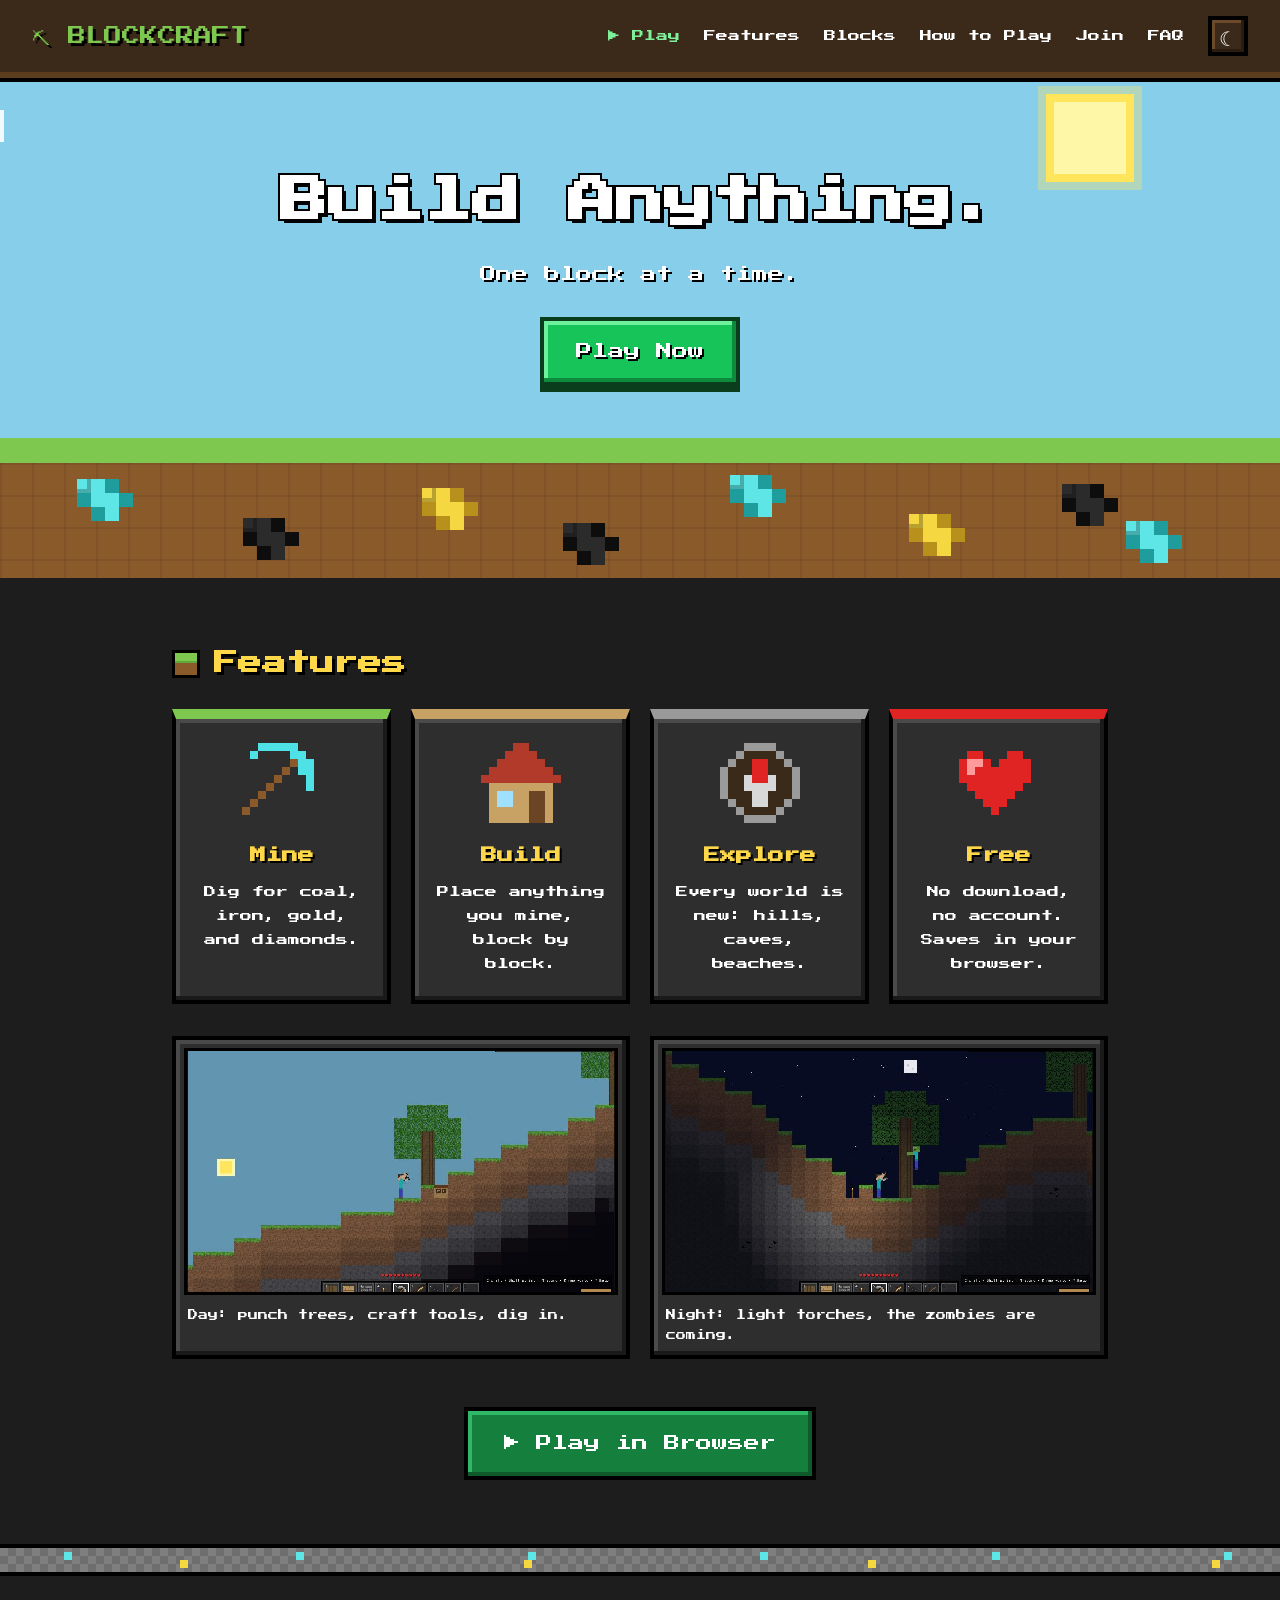
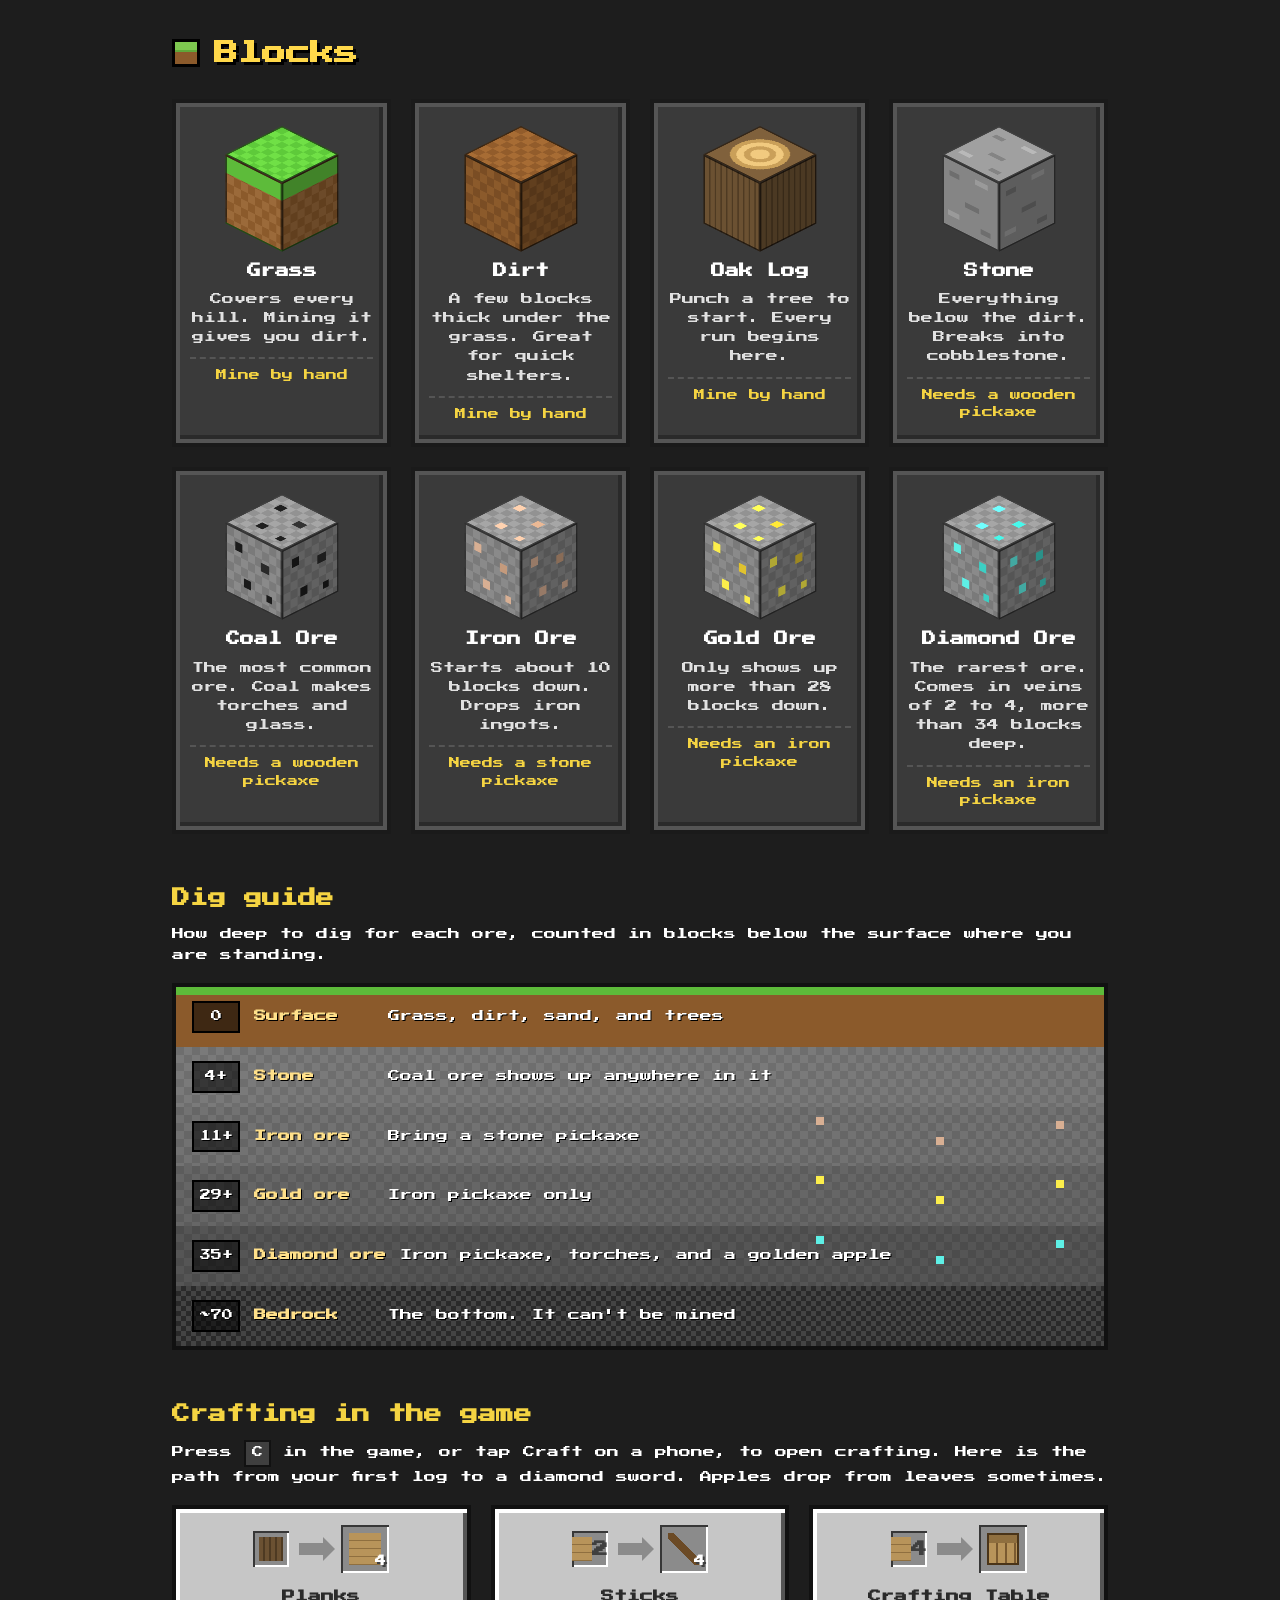
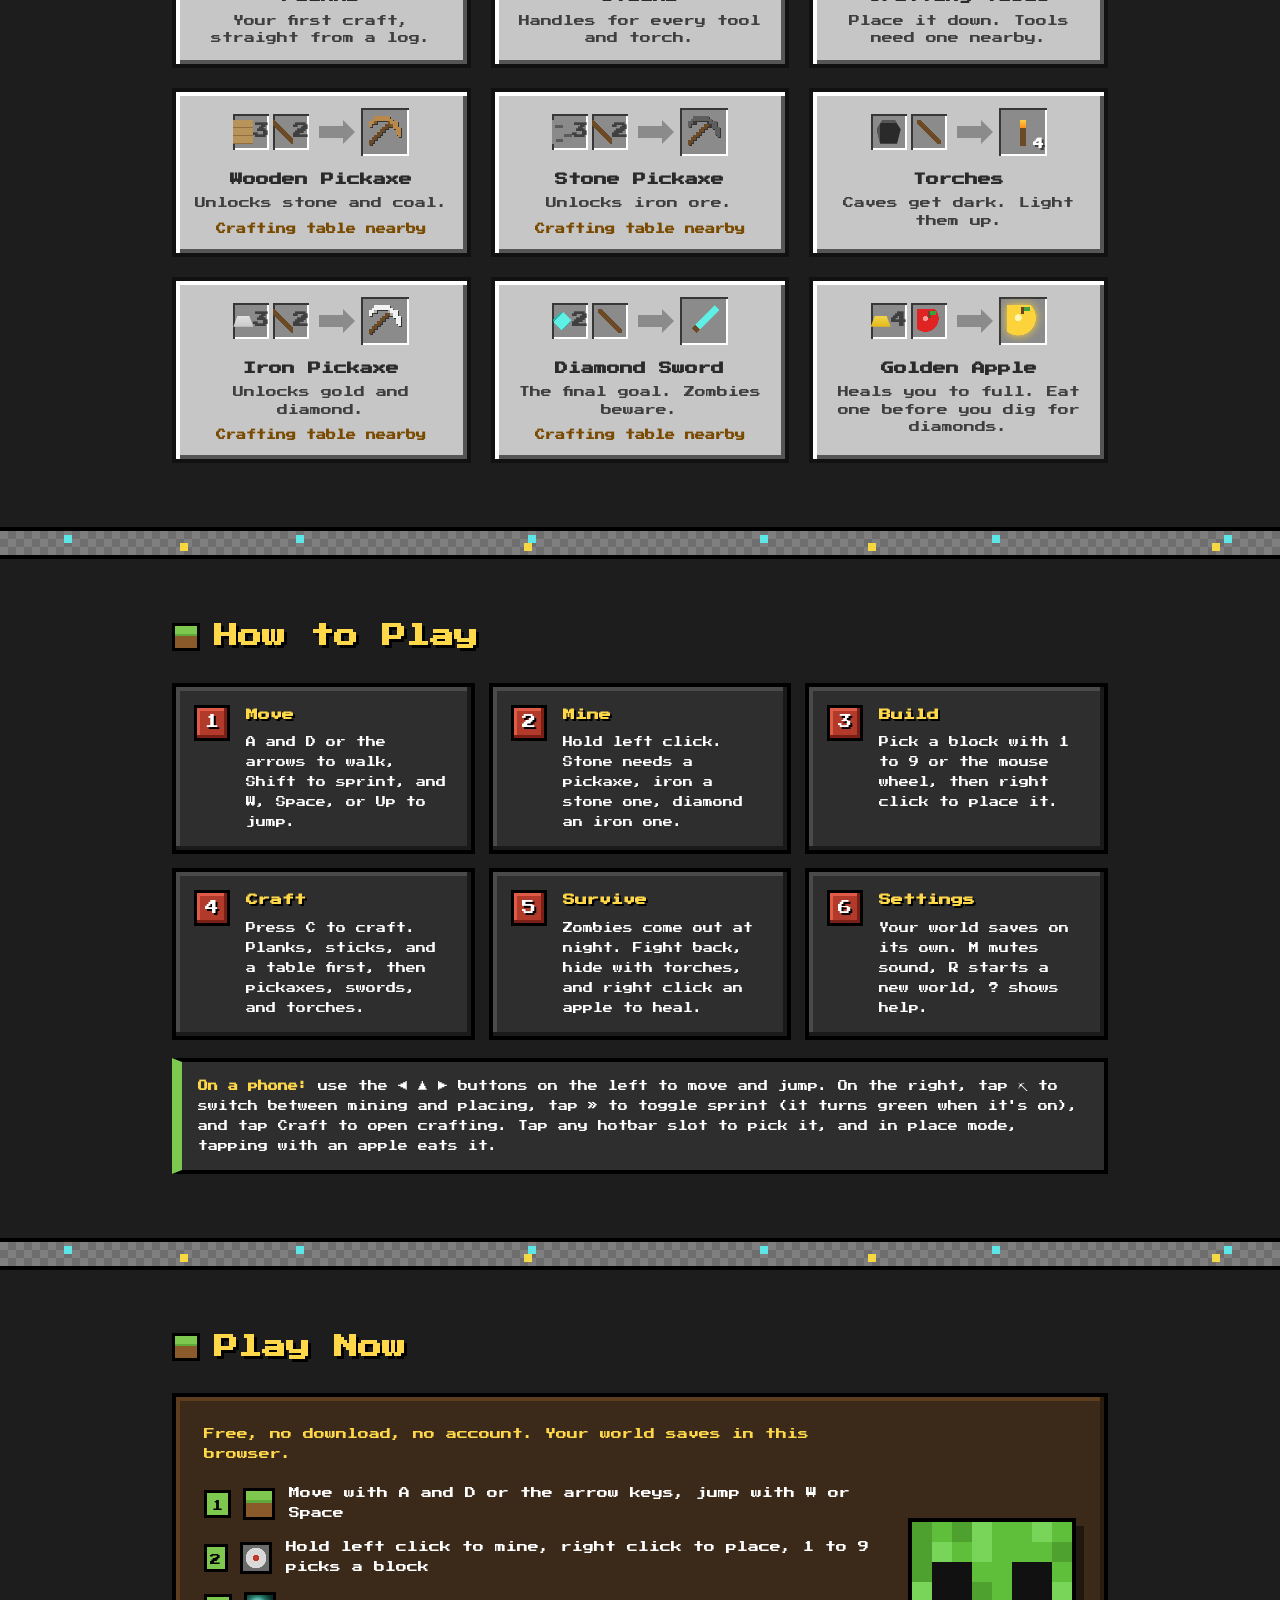
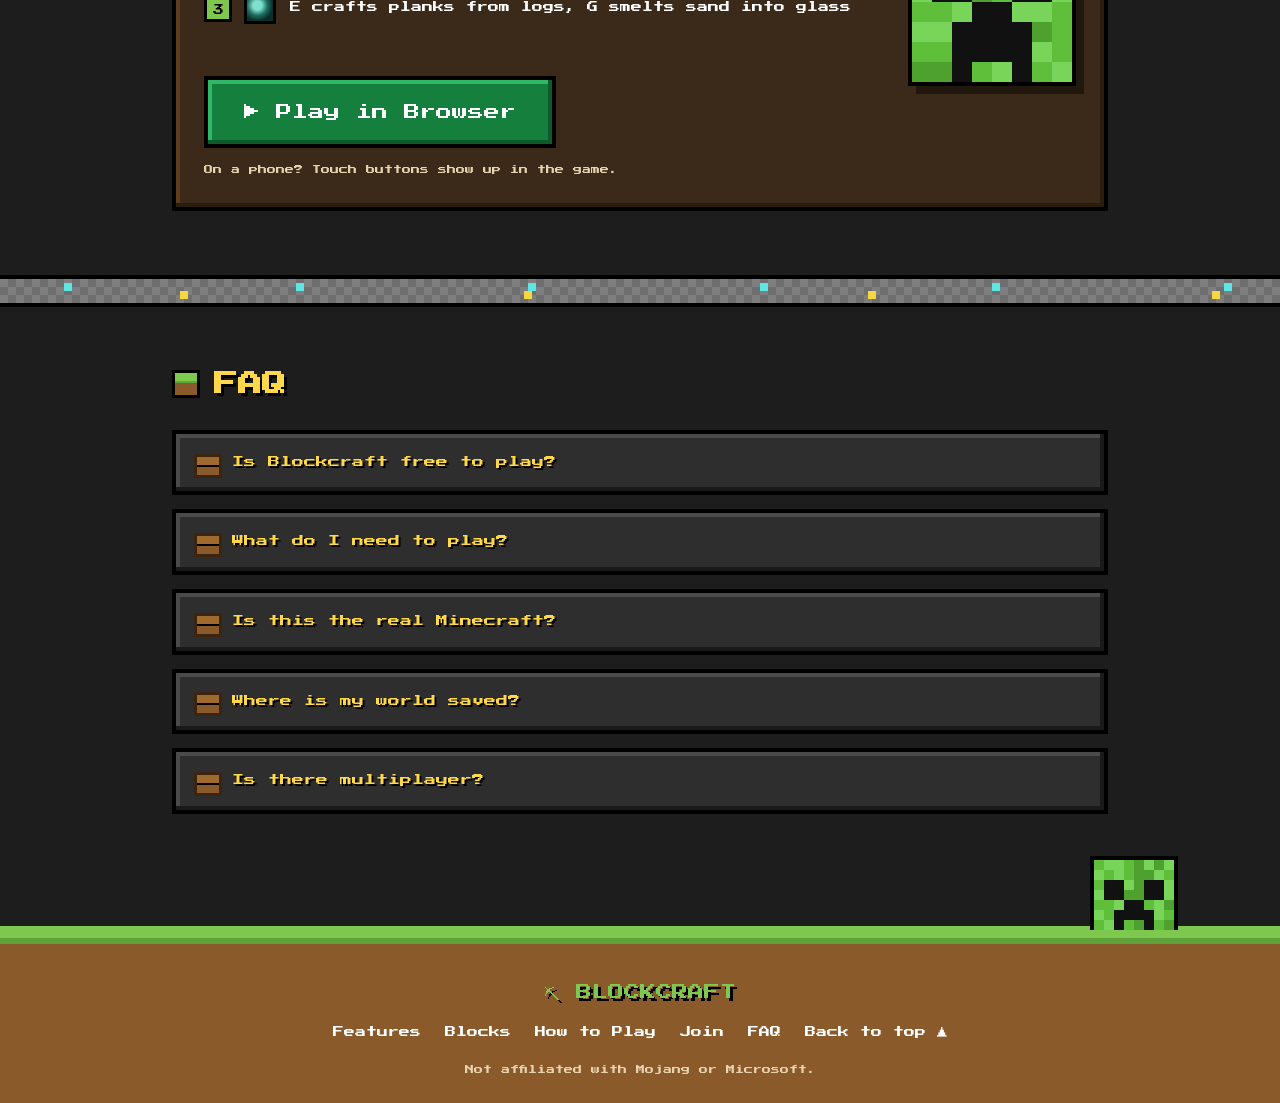
<file: index.html>
<!DOCTYPE html>
<html lang="en">
<head>
<meta charset="UTF-8">
<meta name="viewport" content="width=device-width, initial-scale=1.0">
<title>Blockcraft | A Minecraft Server for Builders</title>
<meta name="description" content="Blockcraft is a friendly Minecraft server with Survival, Creative, and Minigames. Grab the IP and start building, one block at a time.">
<meta name="theme-color" content="#3b2a1a">
<meta property="og:title" content="Blockcraft | A Minecraft Server for Builders">
<meta property="og:description" content="Survival, Creative, and Minigames on a friendly Minecraft server.">
<link rel="icon" href="data:image/svg+xml,%3Csvg xmlns='http://www.w3.org/2000/svg' viewBox='0 0 8 8' shape-rendering='crispEdges'%3E%3Crect width='8' height='8' fill='%238b5a2b'/%3E%3Crect width='8' height='3' fill='%237ec850'/%3E%3Crect x='1' y='3' width='1' height='1' fill='%237ec850'/%3E%3Crect x='5' y='3' width='1' height='1' fill='%237ec850'/%3E%3Crect x='3' y='5' width='1' height='1' fill='%236b4423'/%3E%3C/svg%3E">
<link rel="stylesheet" href="style.css">
<script>/* NIGHT PRELOAD (George) */try{var s=localStorage.getItem("bc-night");if(s==="1"||(s===null&&matchMedia("(prefers-color-scheme: dark)").matches))document.documentElement.classList.add("night")}catch(e){}</script>
</head>
<body>
<header class="nav" id="top">
  <div class="logo">⛏ BLOCKCRAFT</div>
  <nav aria-label="Main"><a href="play.html" class="nav-play">▶ Play</a><a href="#features">Features</a><a href="#blocks">Blocks</a><a href="#rules">How to Play</a><a href="#join">Join</a><a href="#faq">FAQ</a><button id="daynight" class="daynight" type="button" aria-pressed="false" aria-label="Night mode">☾</button></nav>
</header>
<main>
<section class="hero">
  <div class="ores" aria-hidden="true"><i class="ore dia"></i><i class="ore coal"></i><i class="ore gold"></i><i class="ore coal"></i><i class="ore dia"></i><i class="ore gold"></i><i class="ore coal"></i><i class="ore dia"></i></div>
  <div class="sky" aria-hidden="true">
    <div class="stars"></div><div class="moon"></div>
    <div class="sun"></div>
    <div class="cloud c1"></div><div class="cloud c2"></div><div class="cloud c3"></div>
  </div>
  <h1>Build Anything.</h1>
  <p>One block at a time.</p>
  <a class="btn" href="play.html">Play Now</a>
</section>
<section id="features" class="section">
  <h2>Features</h2>
  <div class="features">
    <article class="feat"><svg class="ficon" viewBox="0 0 10 10" shape-rendering="crispEdges" aria-hidden="true"><path fill="#4ee1e6" d="M2 0h5v1h-5zM1 1h1v1h-1zM6 1h2v1h-2zM7 2h2v1h-2zM7 3h2v1h-2zM8 4h1v1h-1zM8 5h1v1h-1z"/><path fill="#8b5a2b" d="M6 2h1v1h-1zM5 3h1v1h-1zM4 4h1v1h-1zM3 5h1v1h-1zM2 6h1v1h-1zM1 7h1v1h-1zM0 8h1v1h-1z"/></svg><h3>Mine</h3><p>Dig for coal, iron, gold, and diamonds.</p></article>
    <article class="feat"><svg class="ficon" viewBox="0 0 10 10" shape-rendering="crispEdges" aria-hidden="true"><path fill="#b23a2a" d="M4 0h2v1h-2zM3 1h4v1h-4zM2 2h6v1h-6zM1 3h8v1h-8zM0 4h10v1h-10z"/><path fill="#c8a165" d="M1 5h8v1h-8zM1 6h1v1h-1zM4 6h2v1h-2zM8 6h1v1h-1zM1 7h1v1h-1zM4 7h2v1h-2zM8 7h1v1h-1zM1 8h5v1h-5zM8 8h1v1h-1zM1 9h5v1h-5zM8 9h1v1h-1z"/><path fill="#9fe0ff" d="M2 6h2v1h-2zM2 7h2v1h-2z"/><path fill="#6b4423" d="M6 6h2v1h-2zM6 7h2v1h-2zM6 8h2v1h-2zM6 9h2v1h-2z"/></svg><h3>Build</h3><p>Place anything you mine, block by block.</p></article>
    <article class="feat"><svg class="ficon" viewBox="0 0 10 10" shape-rendering="crispEdges" aria-hidden="true"><path fill="#3a2a1a" d="M3 1h4v1h1v1h1v4h-1v1h-1v1h-4v-1h-1v-1h-1v-4h1v-1h1z"/><path fill="#9a9a9a" d="M3 0h4v1h-4zM2 1h1v1h-1zM7 1h1v1h-1zM1 2h1v1h-1zM8 2h1v1h-1zM0 3h1v1h-1zM9 3h1v1h-1zM0 4h1v1h-1zM9 4h1v1h-1zM0 5h1v1h-1zM9 5h1v1h-1zM0 6h1v1h-1zM9 6h1v1h-1zM1 7h1v1h-1zM8 7h1v1h-1zM2 8h1v1h-1zM7 8h1v1h-1zM3 9h4v1h-4z"/><path fill="#e02424" d="M4 2h2v1h-2zM4 3h2v1h-2zM4 4h2v1h-2z"/><path fill="#d8d8d8" d="M3 4h1v1h-1zM6 4h1v1h-1zM3 5h4v1h-4zM4 6h2v1h-2zM4 7h2v1h-2z"/></svg><h3>Explore</h3><p>Every world is new: hills, caves, beaches.</p></article>
    <article class="feat"><svg class="ficon" viewBox="0 0 10 10" shape-rendering="crispEdges" aria-hidden="true"><path fill="#e02424" d="M1 1h2v1h-2zM6 1h2v1h-2zM0 2h1v1h-1zM3 2h1v1h-1zM5 2h4v1h-4zM0 3h1v1h-1zM2 3h7v1h-7zM0 4h9v1h-9zM1 5h7v1h-7zM2 6h5v1h-5zM3 7h3v1h-3zM4 8h1v1h-1z"/><path fill="#ff9a9a" d="M1 2h2v1h-2zM1 3h1v1h-1z"/></svg><h3>Free</h3><p>No download, no account. Saves in your browser.</p></article>
  </div>
  <div class="shots">
    <figure><img src="assets/shot-day.jpg" width="800" height="450" loading="lazy" alt="Steve holding a stone pickaxe on a grassy hill next to a crafting table and oak trees"><figcaption>Day: punch trees, craft tools, dig in.</figcaption></figure>
    <figure><img src="assets/shot-night.jpg" width="800" height="450" loading="lazy" alt="Night on a sandy hill lit by a torch while a zombie walks toward Steve"><figcaption>Night: light torches, the zombies are coming.</figcaption></figure>
  </div>
  <p class="shots-cta"><a class="btn play-big" href="play.html">▶ Play in Browser</a></p>
</section>
<section id="blocks" class="section">
  <h2>Blocks</h2>
  <ul class="blocks">
    <li class="blk"><button class="cube-btn" type="button" aria-label="Spin Grass"><span class="cube b-grass" aria-hidden="true"><i class="f front"></i><i class="f side"></i><i class="f top"></i></span></button><h3>Grass</h3><p>Covers every hill. Mining it gives you dirt.</p><p class="tool">Mine by hand</p></li>
    <li class="blk"><button class="cube-btn" type="button" aria-label="Spin Dirt"><span class="cube b-dirt" aria-hidden="true"><i class="f front"></i><i class="f side"></i><i class="f top"></i></span></button><h3>Dirt</h3><p>A few blocks thick under the grass. Great for quick shelters.</p><p class="tool">Mine by hand</p></li>
    <li class="blk"><button class="cube-btn" type="button" aria-label="Spin Oak Log"><span class="cube b-log" aria-hidden="true"><i class="f front"></i><i class="f side"></i><i class="f top"></i></span></button><h3>Oak Log</h3><p>Punch a tree to start. Every run begins here.</p><p class="tool">Mine by hand</p></li>
    <li class="blk"><button class="cube-btn" type="button" aria-label="Spin Stone"><span class="cube b-stone" aria-hidden="true"><i class="f front"></i><i class="f side"></i><i class="f top"></i></span></button><h3>Stone</h3><p>Everything below the dirt. Breaks into cobblestone.</p><p class="tool">Needs a wooden pickaxe</p></li>
    <li class="blk"><button class="cube-btn" type="button" aria-label="Spin Coal Ore"><span class="cube b-coal" aria-hidden="true"><i class="f front"></i><i class="f side"></i><i class="f top"></i></span></button><h3>Coal Ore</h3><p>The most common ore. Coal makes torches and glass.</p><p class="tool">Needs a wooden pickaxe</p></li>
    <li class="blk"><button class="cube-btn" type="button" aria-label="Spin Iron Ore"><span class="cube b-iron" aria-hidden="true"><i class="f front"></i><i class="f side"></i><i class="f top"></i></span></button><h3>Iron Ore</h3><p>Starts about 10 blocks down. Drops iron ingots.</p><p class="tool">Needs a stone pickaxe</p></li>
    <li class="blk"><button class="cube-btn" type="button" aria-label="Spin Gold Ore"><span class="cube b-gold" aria-hidden="true"><i class="f front"></i><i class="f side"></i><i class="f top"></i></span></button><h3>Gold Ore</h3><p>Only shows up more than 28 blocks down.</p><p class="tool">Needs an iron pickaxe</p></li>
    <li class="blk"><button class="cube-btn" type="button" aria-label="Spin Diamond Ore"><span class="cube b-diamond" aria-hidden="true"><i class="f front"></i><i class="f side"></i><i class="f top"></i></span></button><h3>Diamond Ore</h3><p>The rarest ore. Comes in veins of 2 to 4, more than 34 blocks deep.</p><p class="tool">Needs an iron pickaxe</p></li>
  </ul>

  <h3 class="craft-title">Dig guide</h3>
  <p class="craft-sub">How deep to dig for each ore, counted in blocks below the surface where you are standing.</p>
  <ol class="dig">
    <li class="lay l-grass"><span class="d">0</span><b>Surface</b> Grass, dirt, sand, and trees</li>
    <li class="lay l-stone"><span class="d">4+</span><b>Stone</b> Coal ore shows up anywhere in it</li>
    <li class="lay l-iron"><span class="d">11+</span><b>Iron ore</b> Bring a stone pickaxe</li>
    <li class="lay l-gold"><span class="d">29+</span><b>Gold ore</b> Iron pickaxe only</li>
    <li class="lay l-dia"><span class="d">35+</span><b>Diamond ore</b> Iron pickaxe, torches, and a golden apple</li>
    <li class="lay l-bed"><span class="d">~70</span><b>Bedrock</b> The bottom. It can't be mined</li>
  </ol>
  <h3 class="craft-title">Crafting in the game</h3>
  <p class="craft-sub">Press <kbd>C</kbd> in the game, or tap Craft on a phone, to open crafting. Here is the path from your first log to a diamond sword. Apples drop from leaves sometimes.</p>
  <ul class="recipes">
    <li class="recipe">
      <div class="craft" role="img" aria-label="Planks: 1 Oak Log, makes 4">
        <span class="ins"><span class="slot"><i class="it it-logi"></i></span></span><span class="arrow" aria-hidden="true"></span><span class="slot out"><i class="it it-plank"></i><b>4</b></span>
      </div>
      <h4>Planks</h4><p>Your first craft, straight from a log.</p>
    </li>
    <li class="recipe">
      <div class="craft" role="img" aria-label="Sticks: 2 Planks, makes 4">
        <span class="ins"><span class="slot"><i class="it it-plank"></i><b>2</b></span></span><span class="arrow" aria-hidden="true"></span><span class="slot out"><i class="it it-stick"></i><b>4</b></span>
      </div>
      <h4>Sticks</h4><p>Handles for every tool and torch.</p>
    </li>
    <li class="recipe">
      <div class="craft" role="img" aria-label="Crafting Table: 4 Planks">
        <span class="ins"><span class="slot"><i class="it it-plank"></i><b>4</b></span></span><span class="arrow" aria-hidden="true"></span><span class="slot out"><i class="it it-table"></i></span>
      </div>
      <h4>Crafting Table</h4><p>Place it down. Tools need one nearby.</p>
    </li>
    <li class="recipe">
      <div class="craft" role="img" aria-label="Wooden Pickaxe: 3 Planks plus 2 Sticks. Needs a crafting table nearby">
        <span class="ins"><span class="slot"><i class="it it-plank"></i><b>3</b></span><span class="slot"><i class="it it-stick"></i><b>2</b></span></span><span class="arrow" aria-hidden="true"></span><span class="slot out"><i class="it it-pick-wood"></i></span>
      </div>
      <h4>Wooden Pickaxe</h4><p>Unlocks stone and coal.</p><p class="needs">Crafting table nearby</p>
    </li>
    <li class="recipe">
      <div class="craft" role="img" aria-label="Stone Pickaxe: 3 Cobblestone plus 2 Sticks. Needs a crafting table nearby">
        <span class="ins"><span class="slot"><i class="it it-cobble"></i><b>3</b></span><span class="slot"><i class="it it-stick"></i><b>2</b></span></span><span class="arrow" aria-hidden="true"></span><span class="slot out"><i class="it it-pick-stone"></i></span>
      </div>
      <h4>Stone Pickaxe</h4><p>Unlocks iron ore.</p><p class="needs">Crafting table nearby</p>
    </li>
    <li class="recipe">
      <div class="craft" role="img" aria-label="Torches: 1 Coal plus 1 Sticks, makes 4">
        <span class="ins"><span class="slot"><i class="it it-coal"></i></span><span class="slot"><i class="it it-stick"></i></span></span><span class="arrow" aria-hidden="true"></span><span class="slot out"><i class="it it-torch"></i><b>4</b></span>
      </div>
      <h4>Torches</h4><p>Caves get dark. Light them up.</p>
    </li>
    <li class="recipe">
      <div class="craft" role="img" aria-label="Iron Pickaxe: 3 Iron Ingots plus 2 Sticks. Needs a crafting table nearby">
        <span class="ins"><span class="slot"><i class="it it-ingot"></i><b>3</b></span><span class="slot"><i class="it it-stick"></i><b>2</b></span></span><span class="arrow" aria-hidden="true"></span><span class="slot out"><i class="it it-pick-iron"></i></span>
      </div>
      <h4>Iron Pickaxe</h4><p>Unlocks gold and diamond.</p><p class="needs">Crafting table nearby</p>
    </li>
    <li class="recipe">
      <div class="craft" role="img" aria-label="Diamond Sword: 2 Diamonds plus 1 Sticks. Needs a crafting table nearby">
        <span class="ins"><span class="slot"><i class="it it-dia"></i><b>2</b></span><span class="slot"><i class="it it-stick"></i></span></span><span class="arrow" aria-hidden="true"></span><span class="slot out"><i class="it it-sword"></i></span>
      </div>
      <h4>Diamond Sword</h4><p>The final goal. Zombies beware.</p><p class="needs">Crafting table nearby</p>
    </li>
      <li class="recipe">
      <div class="craft" role="img" aria-label="Golden Apple: 4 Gold Ingots plus 1 Apple">
        <span class="ins"><span class="slot"><i class="it it-gingot"></i><b>4</b></span><span class="slot"><i class="it it-apple"></i></span></span><span class="arrow" aria-hidden="true"></span><span class="slot out"><i class="it it-gapple"></i></span>
      </div>
      <h4>Golden Apple</h4><p>Heals you to full. Eat one before you dig for diamonds.</p>
    </li>
  </ul>
</section>
<section id="rules" class="section">
  <h2>How to Play</h2>
  <ol class="rules">
    <li><span class="rnum">1</span><div><h3>Move</h3><p>A and D or the arrows to walk, Shift to sprint, and W, Space, or Up to jump.</p></div></li>
    <li><span class="rnum">2</span><div><h3>Mine</h3><p>Hold left click. Stone needs a pickaxe, iron a stone one, diamond an iron one.</p></div></li>
    <li><span class="rnum">3</span><div><h3>Build</h3><p>Pick a block with 1 to 9 or the mouse wheel, then right click to place it.</p></div></li>
    <li><span class="rnum">4</span><div><h3>Craft</h3><p>Press C to craft. Planks, sticks, and a table first, then pickaxes, swords, and torches.</p></div></li>
    <li><span class="rnum">5</span><div><h3>Survive</h3><p>Zombies come out at night. Fight back, hide with torches, and right click an apple to heal.</p></div></li>
    <li><span class="rnum">6</span><div><h3>Settings</h3><p>Your world saves on its own. M mutes sound, R starts a new world, ? shows help.</p></div></li>
    </ol>
  <p class="phone-note"><b>On a phone:</b> use the ◀ ▲ ▶ buttons on the left to move and jump. On the right, tap ⛏ to switch between mining and placing, tap » to toggle sprint (it turns green when it's on), and tap Craft to open crafting. Tap any hotbar slot to pick it, and in place mode, tapping with an apple eats it.</p>
</section>
<section id="join" class="section">
  <h2>Play Now</h2>
  <div class="join">
   <div class="join-main">
    <p class="free">Free, no download, no account. Your world saves in this browser.</p>
    <ol class="steps">
      <li><span class="num">1</span><span class="sicon s-grass" aria-hidden="true"></span><span>Move with A and D or the arrow keys, jump with W or Space</span></li>
      <li><span class="num">2</span><span class="sicon s-compass" aria-hidden="true"></span><span>Hold left click to mine, right click to place, 1 to 9 picks a block</span></li>
      <li><span class="num">3</span><span class="sicon s-pearl" aria-hidden="true"></span><span>E crafts planks from logs, G smelts sand into glass</span></li>
    </ol>
    <a class="btn play-big" href="play.html">▶ Play in Browser</a>
    <p class="touch-note">On a phone? Touch buttons show up in the game.</p>
   </div>
    <div class="creeper" aria-hidden="true" title="Sssss..."><i class="g2"></i><i class="g1"></i><i class="g2"></i><i class="g3"></i><i class="g1"></i><i class="g1"></i><i class="g3"></i><i class="g1"></i><i class="g2"></i><i class="g3"></i><i class="g1"></i><i class="g3"></i><i class="g1"></i><i class="g1"></i><i class="g1"></i><i class="g2"></i><i class="g2"></i><i class="k"></i><i class="k"></i><i class="g1"></i><i class="g1"></i><i class="k"></i><i class="k"></i><i class="g1"></i><i class="g3"></i><i class="k"></i><i class="k"></i><i class="g2"></i><i class="g1"></i><i class="k"></i><i class="k"></i><i class="g3"></i><i class="g1"></i><i class="g1"></i><i class="g3"></i><i class="k"></i><i class="k"></i><i class="g3"></i><i class="g3"></i><i class="g1"></i><i class="g3"></i><i class="g3"></i><i class="k"></i><i class="k"></i><i class="k"></i><i class="k"></i><i class="g2"></i><i class="g1"></i><i class="g1"></i><i class="g1"></i><i class="k"></i><i class="k"></i><i class="k"></i><i class="k"></i><i class="g3"></i><i class="g1"></i><i class="g2"></i><i class="g2"></i><i class="k"></i><i class="g1"></i><i class="g3"></i><i class="k"></i><i class="g1"></i><i class="g3"></i></div>
  </div>
</section>
<section id="faq" class="section">
  <h2>FAQ</h2>
  <div class="faq">
    <details><summary>Is Blockcraft free to play?</summary><p>Yes. It's free, runs in your browser, and needs no download or account.</p></details>
    <details><summary>What do I need to play?</summary><p>Any modern browser on a computer. Phones get on-screen buttons, but a keyboard and mouse work best.</p></details>
    <details><summary>Is this the real Minecraft?</summary><p>No. Blockcraft is a fan-made 2D sandbox inspired by Minecraft and isn't affiliated with Mojang or Microsoft.</p></details>
    <details><summary>Where is my world saved?</summary><p>In your browser on this device. Clearing your browser data or switching browsers starts a new world.</p></details>
    <details><summary>Is there multiplayer?</summary><p>Not yet. Right now Blockcraft is single player.</p></details>
  </div>
</section>
</main>
<footer>
  <div class="creeper peek" aria-hidden="true"><i class="g1"></i><i class="g3"></i><i class="g3"></i><i class="g1"></i><i class="g2"></i><i class="g3"></i><i class="g2"></i><i class="g3"></i><i class="g3"></i><i class="g1"></i><i class="g3"></i><i class="g1"></i><i class="g2"></i><i class="g2"></i><i class="g3"></i><i class="g1"></i><i class="g1"></i><i class="k"></i><i class="k"></i><i class="g3"></i><i class="g2"></i><i class="k"></i><i class="k"></i><i class="g3"></i><i class="g3"></i><i class="k"></i><i class="k"></i><i class="g2"></i><i class="g2"></i><i class="k"></i><i class="k"></i><i class="g3"></i><i class="g1"></i><i class="g1"></i><i class="g3"></i><i class="k"></i><i class="k"></i><i class="g1"></i><i class="g3"></i><i class="g2"></i><i class="g3"></i><i class="g1"></i><i class="k"></i><i class="k"></i><i class="k"></i><i class="k"></i><i class="g3"></i><i class="g1"></i><i class="g1"></i><i class="g3"></i><i class="k"></i><i class="g1"></i><i class="g2"></i><i class="k"></i><i class="g1"></i><i class="g2"></i></div>
  <div class="foot-logo">⛏ BLOCKCRAFT</div>
  <nav class="foot-nav" aria-label="Footer"><a href="#features">Features</a><a href="#blocks">Blocks</a><a href="#rules">How to Play</a><a href="#join">Join</a><a href="#faq">FAQ</a><a href="#top">Back to top ▲</a></nav>
  <p>Not affiliated with Mojang or Microsoft.</p>
</footer>
<script>
/* BLOCKS spin (Patricia) */
document.querySelectorAll('.cube-btn').forEach(b => b.addEventListener('click', () => {
  const c = b.querySelector('.cube'); c.classList.remove('spin'); void c.offsetWidth; c.classList.add('spin');
}));
</script>
<script>/* HERO DAY/NIGHT (George) */
(()=>{const b=document.getElementById("daynight"),root=document.documentElement;if(!b)return;
const set=n=>{root.classList.toggle("night",n);b.setAttribute("aria-pressed",String(n));b.textContent=n?"\u2600":"\u263E";try{localStorage.setItem("bc-night",n?"1":"0")}catch(e){}};
set(root.classList.contains("night"));b.addEventListener("click",()=>set(!root.classList.contains("night")));})();
</script>
</body>
</html>
</file>
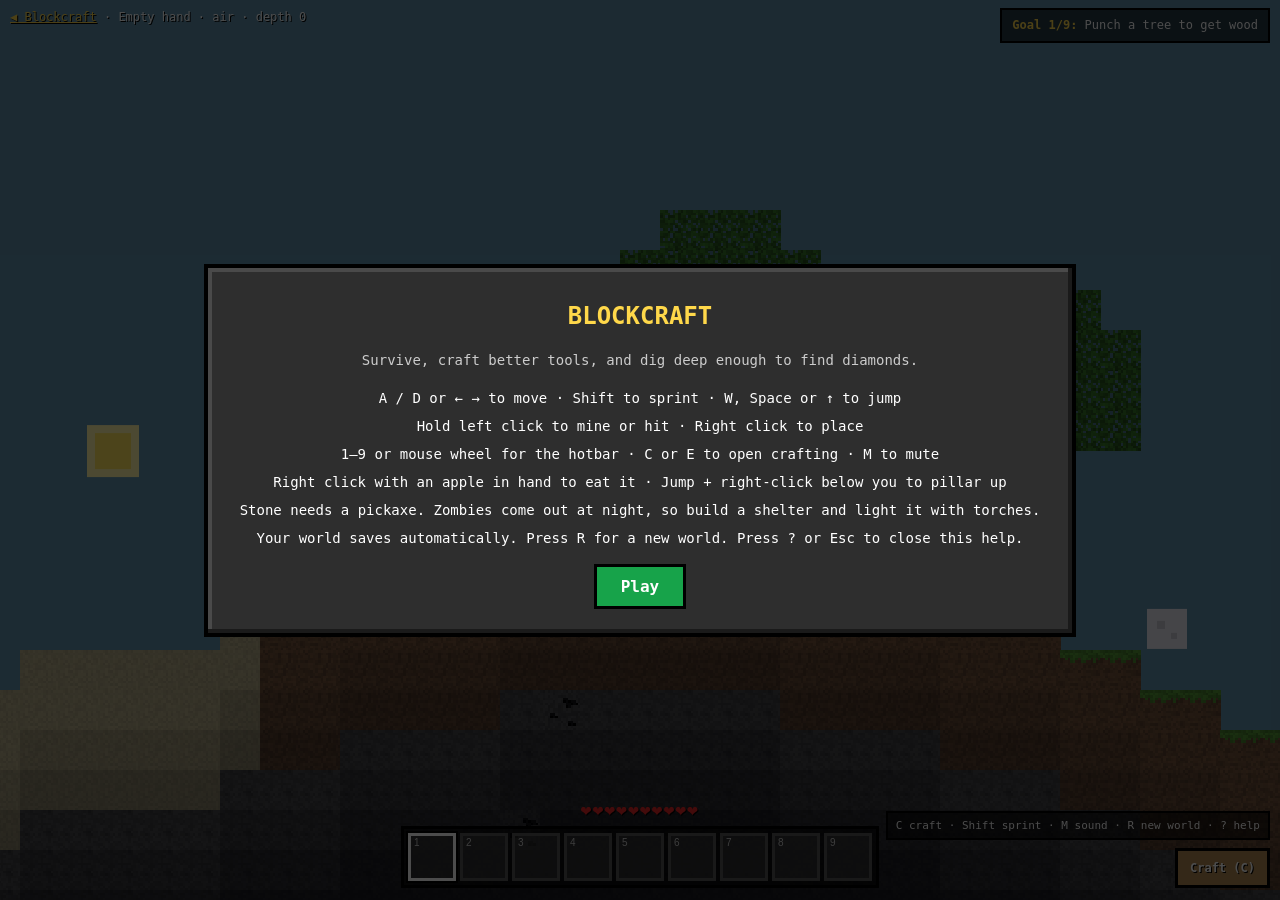
<file: play.html>
<!DOCTYPE html>
<html lang="en">
<head>
<meta charset="UTF-8">
<meta name="viewport" content="width=device-width, initial-scale=1.0">
<title>Play Blockcraft | 2D Minecraft in your browser</title>
<meta name="description" content="Play Blockcraft, a 2D Minecraft-style survival sandbox, right in your browser. Mine, craft tools, survive zombies, and find diamonds.">
<style>
  html,body{margin:0;height:100%;background:#000;overflow:hidden;font-family:monospace;user-select:none}
  canvas#c{display:block;image-rendering:pixelated;cursor:crosshair}
  canvas{image-rendering:pixelated}
  #hud{position:fixed;left:50%;bottom:12px;transform:translateX(-50%);display:flex;gap:4px;padding:4px;background:rgba(0,0,0,.6);border:3px solid #000}
  .slot{width:48px;height:48px;position:relative;border:3px solid #555;background:#8b8b8b44;cursor:pointer;padding:0}
  .slot.sel{border-color:#fff;box-shadow:0 0 0 2px #000}
  .slot canvas{width:32px;height:32px;display:block;margin:5px auto}
  .slot span{position:absolute;right:3px;bottom:1px;color:#fff;font:bold 12px monospace;text-shadow:1px 1px #000}
  .slot i{position:absolute;left:3px;top:1px;color:#ccc;font-size:10px;font-style:normal}
  #top{position:fixed;left:10px;top:8px;color:#fff;font-size:12px;text-shadow:1px 1px #000;line-height:1.6}
  #top a{color:#ffd84a}
  #goal{position:fixed;right:10px;top:8px;max-width:340px;color:#fff;font-size:12px;line-height:1.6;background:rgba(0,0,0,.6);border:2px solid #000;padding:6px 10px}
  #goal b{color:#ffd84a}
  #hearts{position:fixed;left:50%;bottom:80px;transform:translateX(-50%);color:#e02424;font-size:18px;text-shadow:1px 1px #000;letter-spacing:1px}
  #craftBtn{position:fixed;right:10px;bottom:12px;font:bold 12px monospace;padding:10px 12px;background:#b08850;color:#fff;border:3px solid #000;cursor:pointer;text-shadow:1px 1px #000}
  #keys{position:fixed;right:10px;bottom:60px;color:#fff;font-size:11px;background:rgba(0,0,0,.55);padding:6px 8px;border:2px solid #000}
  #craft{position:fixed;inset:0;display:grid;place-items:center;background:rgba(0,0,0,.55)}
  #craft>div{box-sizing:border-box;background:#c6c6c6;border:4px solid #000;box-shadow:inset -4px -4px #555,inset 4px 4px #fff;padding:16px;width:min(620px,94vw);max-width:94vw;max-height:86vh;max-height:86dvh;overflow:auto;overscroll-behavior:contain;color:#222}
  #craft h2{margin:0 0 8px;font-size:16px;display:flex;justify-content:space-between;align-items:center}
  #craft h3{margin:14px 0 6px;font-size:13px}
  #craftClose{font:bold 14px monospace;background:#8b8b8b;border:3px solid #000;cursor:pointer;padding:2px 8px}
  #recipes{display:grid;grid-template-columns:repeat(auto-fill,minmax(min(260px,100%),1fr));gap:6px}
  .recipe{display:flex;gap:8px;align-items:center;text-align:left;padding:5px 8px;border:3px solid #373737;cursor:pointer;color:#fff;font:12px monospace;min-width:0}
  .recipe>span{flex:1;min-width:0}
  .recipe.ok{background:#3c8527;border-color:#1e4d12;box-shadow:inset 2px 2px #6cc349,inset -2px -2px #2a5e1c}
  .recipe.ok:hover,.recipe.ok:focus-visible{border-color:#fff;background:#4a9e31}
  .recipe.locked{background:#4a4a4a;border-color:#2a2a2a;cursor:not-allowed}
  .recipe canvas{width:32px;height:32px;flex:none;background:#0003;padding:2px}
  .recipe b{display:block;font-size:13px;text-shadow:1px 1px #000;overflow-wrap:anywhere}
  .recipe.ok b{color:#fff}
  .recipe.locked b{color:#e6e6e6}
  .recipe small{display:flex;flex-wrap:wrap;gap:3px;margin-top:3px;font-size:10px}
  .recipe em{font-style:normal;padding:1px 4px;background:#0006;white-space:nowrap}
  .recipe em.got{color:#b6f39a}
  .recipe em.miss{color:#ff6b6b;font-weight:bold}
  .recipe .tag{flex:none;font:bold 10px monospace;font-style:normal;color:#ffd84a;text-shadow:1px 1px #000}
  .recipe .tag:empty{display:none}
  #allinv{display:flex;flex-wrap:wrap;gap:4px}
  #allinv .slot{background:#8b8b8b}
  #craft p{font-size:11px;margin:6px 0 0}
  #help{position:fixed;inset:0;display:grid;place-items:center;background:rgba(0,0,0,.7);color:#fff;font-size:14px;text-align:center;line-height:2}
  #help>div{background:#2e2e2e;border:4px solid #000;padding:24px 32px;box-shadow:inset -4px -4px #1a1a1a,inset 4px 4px #4a4a4a;max-width:92vw}
  #help h1{color:#ffd84a;font-size:24px;margin:0 0 6px}
  #help p{margin:0 0 10px;color:#ccc}
  #help button{margin-top:12px;font:bold 16px monospace;padding:10px 24px;background:#17a34a;color:#fff;border:3px solid #000;cursor:pointer}
  #touch{position:fixed;left:10px;bottom:84px;display:none;gap:6px}
  #touch button{width:56px;height:56px;font-size:20px;background:rgba(0,0,0,.5);color:#fff;border:3px solid #000}
  @media (pointer:coarse){#touch{display:flex}#keys{display:none}}
  /* touch controls: one row above hearts + hotbar, movement left, actions right */
  #touch{right:10px;bottom:112px;align-items:flex-end;pointer-events:none}
  #touch button{box-sizing:border-box;width:50px;height:50px;min-width:44px;min-height:44px;flex:none;padding:0;pointer-events:auto;touch-action:manipulation;-webkit-tap-highlight-color:transparent}
  #touch button[data-k="mode"]{margin-left:auto}
  #sprintBtn[aria-pressed="true"]{background:#17a34a;border-color:#fff;box-shadow:0 0 0 2px #000}
  #touch #craftBtn{position:static;width:auto;min-width:58px;padding:0 8px;font:bold 13px monospace;background:#b08850}
  @media (max-width:900px){#touch{bottom:96px}}
  @media (max-width:360px){#touch{gap:4px;left:6px;right:6px}#touch button{width:44px;height:44px}}
  @media (max-width:400px){#hud{gap:2px;padding:2px}}
  @media (max-width:900px){#keys{display:none}#goal{top:34px;left:10px;right:auto;max-width:none}.slot{width:38px;height:38px}.slot canvas{width:24px;height:24px;margin:4px auto}#hearts{bottom:66px}}
</style>
</head>
<body>
<canvas id="c" tabindex="0" aria-label="Blockcraft game world"></canvas>
<div id="top"><a href="index.html">◀ Blockcraft</a> · <span id="info"></span></div>
<div id="goal" aria-live="polite"></div>
<div id="hearts" role="img" aria-label="Health"></div>
<div id="hud" role="toolbar" aria-label="Hotbar"></div>
<div id="keys" aria-hidden="true">C craft · Shift sprint · M sound · R new world · ? help</div>
<button type="button" id="craftBtn">Craft (C)</button>
<div id="touch"><button type="button" data-k="left" aria-label="Move left">◀</button><button type="button" data-k="jump" aria-label="Jump">▲</button><button type="button" data-k="right" aria-label="Move right">▶</button><button type="button" data-k="mode" aria-label="Switch between mining and placing">⛏</button><button type="button" data-k="sprint" id="sprintBtn" aria-label="Sprint" aria-pressed="false">»</button></div>
<div id="craft" style="display:none" role="dialog" aria-label="Crafting and inventory"><div>
  <h2>Crafting <button type="button" id="craftClose" aria-label="Close crafting">✕</button></h2>
  <div id="recipes"></div>
  <h3>Inventory</h3>
  <div id="allinv"></div>
  <p>Click an item to put it in your selected hotbar slot. Tools and swords need a crafting table within 8 blocks.</p>
</div></div>
<div id="help"><div>
  <h1>BLOCKCRAFT</h1>
  <p>Survive, craft better tools, and dig deep enough to find diamonds.</p>
  A / D or ← → to move · Shift to sprint · W, Space or ↑ to jump<br>
  Hold left click to mine or hit · Right click to place<br>
  1–9 or mouse wheel for the hotbar · C or E to open crafting · M to mute<br>
  Right click with an apple in hand to eat it · Jump + right-click below you to pillar up<br>
  Stone needs a pickaxe. Zombies come out at night, so build a shelter and light it with torches.<br>
  Your world saves automatically. Press R for a new world. Press ? or Esc to close this help.<br>
  <button type="button" id="start">Play</button>
</div></div>
<script src="game.js"></script>
</body>
</html>
</file>
<file: style.css>
@import url('https://fonts.googleapis.com/css2?family=Press+Start+2P&display=swap');
* { box-sizing: border-box; margin: 0; padding: 0; }
body { font-family: 'Press Start 2P', monospace; background: #1d1d1d; color: #fff; line-height: 1.8; }
.nav { display: flex; justify-content: space-between; align-items: center; padding: 16px 32px; background: #3b2a1a; border-bottom: 6px solid #5c3d1e; }
.logo { font-size: 18px; color: #7ec850; text-shadow: 3px 3px #000; }
.nav a { color: #fff; text-decoration: none; margin-left: 24px; font-size: 12px; }
.nav a:hover { color: #ffd84a; }
.hero { min-height: 70vh; display: flex; flex-direction: column; align-items: center; justify-content: center; text-align: center;
  background: linear-gradient(#87ceeb 0 60%, #7ec850 60% 66%, #8b5a2b 66%); text-shadow: 4px 4px #000; }
.hero h1 { font-size: 48px; margin-bottom: 16px; }
.btn { display: inline-block; margin-top: 24px; padding: 16px 32px; background: #7a7a7a; color: #fff; text-decoration: none;
  border: 4px solid #000; box-shadow: inset -4px -4px #555, inset 4px 4px #aaa; }
.btn:hover { background: #8fb84f; }
.section { padding: 64px 32px; max-width: 1000px; margin: auto; }
.section h2 { color: #ffd84a; margin-bottom: 24px; text-shadow: 3px 3px #000; }
footer { text-align: center; padding: 24px; font-size: 10px; color: #888; }

/* ===== HERO SKY (George) ===== */
.hero { position: relative; overflow: hidden; image-rendering: pixelated; }
.hero > *:not(.sky):not(.ores):not(.daynight) { position: relative; z-index: 2; }
.sky { position: absolute; inset: 0 0 40% 0; z-index: 1; pointer-events: none; }
.sun { position: absolute; top: 12%; right: 12%; width: 72px; height: 72px; background: #fff7a8;
  box-shadow: 0 0 0 8px #ffe55c, 0 0 0 16px rgba(255,229,92,.35); animation: sunbob 6s steps(6) infinite; }
.cloud { position: absolute; left: -220px; height: 32px; background: #fff;
  box-shadow: 32px -16px 0 #fff, 64px -16px 0 #fff, 96px 0 0 #fff, 16px 8px 0 #e8e8e8, 80px 8px 0 #e8e8e8; }
.c1 { top: 18%; width: 96px; animation: drift 38s linear infinite; }
.c2 { top: 34%; width: 128px; animation: drift 52s linear infinite -20s; opacity: .9; }
.c3 { top: 8%;  width: 64px;  animation: drift 30s linear infinite -10s; opacity: .8; }
@keyframes drift { to { transform: translateX(calc(100vw + 440px)); } }
@keyframes sunbob { 50% { transform: translateY(-6px); } }
@media (prefers-reduced-motion: reduce) { .cloud, .sun { animation: none; } .c1{left:10%} .c2{left:45%} .c3{left:70%} }
@media (max-width: 600px) { .hero h1 { font-size: 28px; } .sun { width: 48px; height: 48px; } }
.hero p, .hero .btn { text-shadow: 2px 2px #000; }
.hero { min-height: 52vh; padding: 48px 16px 96px;
  background:
    radial-gradient(circle, #5ee6e6 0 3px, transparent 4px) 12% 88%/9px 9px no-repeat,
    linear-gradient(#5ee6e6,#5ee6e6) 14% 86%/8px 8px no-repeat,
    linear-gradient(#3a3a3a,#3a3a3a) 30% 92%/10px 10px no-repeat,
    linear-gradient(#3a3a3a,#3a3a3a) 32% 90%/6px 6px no-repeat,
    linear-gradient(#e8c34a,#e8c34a) 72% 90%/10px 10px no-repeat,
    linear-gradient(#e8c34a,#e8c34a) 74% 87%/6px 6px no-repeat,
    linear-gradient(#5ee6e6,#5ee6e6) 88% 93%/8px 8px no-repeat,
    linear-gradient(#87ceeb 0 72%, #7ec850 72% 77%, #8b5a2b 77%); }
.sky { inset: 0 0 28% 0; }
.hero .btn { margin-top: 64px; }
.hero { background: linear-gradient(#87ceeb 0 72%, #7ec850 72% 77%, #8b5a2b 77%); }
.ores { position: absolute; left: 0; right: 0; bottom: 0; height: 23%; z-index: 1; pointer-events: none;
  background-image: linear-gradient(rgba(0,0,0,.08) 2px, transparent 2px), linear-gradient(90deg, rgba(0,0,0,.08) 2px, transparent 2px);
  background-size: 32px 32px; }
.ore { position: absolute; width: 8px; height: 8px; --c:#5ee6e6; --d:#2fb5b5;
  background: var(--c);
  box-shadow: 8px 0 var(--c), 0 8px var(--d), 16px 8px var(--c), 8px 16px var(--d), 24px 16px var(--c),
              16px 24px var(--d), -8px 16px var(--c), 32px 0 var(--d), 0 24px var(--c); }
.ore.coal { --c:#2b2b2b; --d:#111; }
.ore.gold { --c:#f5d742; --d:#c9a227; }
@media (max-width: 600px) { .ore { transform: scale(.75); } }
.hero .btn { background: #17c45a; border-color: #0a3d1c; box-shadow: inset -4px -4px #0e8a3d, inset 4px 4px #6ff09d, 0 6px 0 #0a3d1c; transition: transform .1s; }
.hero .btn:hover { background: #22dd6a; transform: translateY(-2px); }
.hero .btn:active { transform: translateY(3px); box-shadow: inset -4px -4px #0e8a3d, inset 4px 4px #6ff09d, 0 2px 0 #0a3d1c; }
@media (prefers-reduced-motion: reduce) { .hero .btn { transition: none; } .hero .btn:hover { transform: none; } }
.ore:nth-child(1) { left: 6%; top: 12%; }
.ore:nth-child(2) { left: 19%; top: 58%; }
.ore:nth-child(3) { left: 33%; top: 22%; }
.ore:nth-child(4) { left: 44%; top: 70%; }
.ore:nth-child(5) { left: 57%; top: 40%; }
.ore:nth-child(6) { left: 71%; top: 8%; }
.ore:nth-child(7) { left: 83%; top: 48%; }
.ore:nth-child(8) { left: 90%; top: 72%; }
.c1 { top: 6%; } .c2 { top: 16%; } .c3 { top: 2%; }
.sky { inset: 0 0 60% 0; }
.hero h1 { text-shadow: 4px 4px #000, -2px -2px #000, 2px -2px #000, -2px 2px #000; }
.hero { justify-content: flex-start; min-height: max(52vh, 500px); padding: 80px 16px 0; }
.hero .btn { margin-top: 28px; }
@media (max-width: 600px) { .ore:nth-child(8) { left: 84%; } }
.daynight { margin-left: 24px; vertical-align: middle; width: 40px; height: 40px; font: 20px/1 'Press Start 2P', monospace;
  color: #fff; background: #3b2a1a; border: 4px solid #000; box-shadow: inset -3px -3px #2a1d10, inset 3px 3px #6b4a2a; cursor: pointer; }
.daynight:hover { background: #5c3d1e; }
.hero, .sun, .cloud { transition: background-color .8s, opacity .8s, transform .8s; }
.hero::before { content: ""; position: absolute; inset: 0 0 28% 0; background: #0b1030; opacity: 0; transition: opacity .8s; z-index: 0; }
.night .hero::before { opacity: 1; }
.moon { position: absolute; top: 12%; right: 12%; width: 56px; height: 56px; background: #e8ecf5;
  box-shadow: inset -12px -8px 0 #c3c9d8, 0 0 0 8px rgba(232,236,245,.15); opacity: 0; transform: translateY(40px); }
.stars { position: absolute; inset: 0; opacity: 0; width: 4px; height: 4px; background: #fff;
  box-shadow: 8vw 6vh #fff, 18vw 14vh #fff, 27vw 4vh #ffe9a8, 36vw 20vh #fff, 47vw 9vh #fff, 58vw 18vh #cfe3ff,
              64vw 5vh #fff, 74vw 24vh #fff, 22vw 28vh #fff, 52vw 30vh #ffe9a8, 90vw 12vh #fff, 4vw 22vh #fff; }
.hero .stars, .hero .moon { transition: opacity .8s, transform .8s; }
.night .hero .sun { opacity: 0; transform: translateY(40px); }
.night .hero .moon { opacity: 1; transform: none; }
.night .hero .stars { opacity: 1; animation: twinkle 3s steps(2) infinite; }
.night .hero .cloud { opacity: .35; }
.night .hero .ores .ore.dia { filter: drop-shadow(0 0 4px #5ee6e6); }
.night .hero .ores .ore.gold { filter: drop-shadow(0 0 4px #f5d742); }
@keyframes twinkle { 50% { opacity: .6; } }
@media (prefers-reduced-motion: reduce) { .hero, .hero::before, .sun, .moon, .stars, .cloud { transition: none; } .night .hero .stars { animation: none; } }
/* ===== END HERO SKY ===== */

/* ===== FEATURES (Mike) ===== */
.features { display: grid; grid-template-columns: repeat(auto-fit, minmax(210px, 1fr)); gap: 20px; }
.feat { background: #2e2e2e; border: 4px solid #000; padding: 24px 18px; text-align: center;
  box-shadow: inset -4px -4px #1a1a1a, inset 4px 4px #4a4a4a; transition: transform .1s steps(2); }
.feat:hover { transform: translateY(-4px); background: #363636; }
.feat h3 { font-size: 16px; color: #ffd84a; margin: 18px 0 10px; text-shadow: 2px 2px #000; }
.feat p { font-size: 12px; line-height: 2; color: #fff; }
.ficon { width: 80px; height: 80px; display: block; margin: 0 auto; }
@media (prefers-reduced-motion: reduce) { .feat { transition: none; } .feat:hover { transform: none; } }
.feat { border-top: 10px solid #7ec850; }
.feat:nth-child(2) { border-top-color: #c8a165; }
.feat:nth-child(3) { border-top-color: #9a9a9a; }
.feat:nth-child(4) { border-top-color: #e02424; }
/* ===== END FEATURES ===== */

/* ===== JOIN (John) ===== */
.join { background: #3b2a1a; border: 4px solid #000; padding: 28px; box-shadow: inset -4px -4px #2a1d10, inset 4px 4px #5c3d1e; }
.steps { list-style: none; display: grid; gap: 14px; margin-bottom: 28px; font-size: 11px; }
.steps .num { display: inline-block; width: 28px; height: 28px; margin-right: 12px; text-align: center; line-height: 28px;
  background: #7ec850; color: #000; border: 3px solid #000; }
.ipbox { display: flex; flex-wrap: wrap; gap: 12px; align-items: stretch; }
.ipbox code { flex: 1 1 260px; font-family: inherit; font-size: 13px; padding: 16px; background: #111; color: #7ec850;
  border: 4px solid #000; box-shadow: inset 4px 4px #000; user-select: all; }
.copy { margin-top: 0; font-family: inherit; font-size: 12px; cursor: pointer; }
.copy:focus-visible { outline: 3px solid #ffd84a; outline-offset: 2px; }
.copied { min-height: 1.8em; margin-top: 12px; font-size: 10px; color: #ffd84a; }
@media (max-width: 600px) { .join { padding: 18px; } .ipbox code { font-size: 10px; } .copy { width: 100%; } }
.steps li { display: flex; align-items: center; }
.sicon { flex: none; width: 32px; height: 32px; margin-right: 14px; border: 3px solid #000; image-rendering: pixelated; }
.s-grass { background: linear-gradient(#7ec850 0 35%, #5fa83a 35% 45%, #8b5a2b 45%); }
.s-compass { background: radial-gradient(circle, #c0392b 0 18%, #d9d9d9 19% 55%, #6b6b6b 56%); }
.s-pearl { background: radial-gradient(circle at 40% 40%, #7fe0d0 0 20%, #1f6f62 45%, #0b2e29 70%); border-radius: 0; }
.join { display: grid; grid-template-columns: 1fr auto; gap: 32px; align-items: center; }
.join-main { min-width: 0; }
.creeper { display: grid; grid-template-columns: repeat(8, 20px); grid-auto-rows: 20px; border: 4px solid #000;
  box-shadow: 8px 8px 0 rgba(0,0,0,.45); animation: creep 3s steps(1) infinite; }
.creeper i { display: block; }
.creeper .g1 { background: #5fbf3a; } .creeper .g2 { background: #4ea02f; } .creeper .g3 { background: #79d45a; } .creeper .k { background: #111; }
.join > .creeper:hover { animation: hiss .12s steps(2) infinite; }
@keyframes creep { 50% { transform: translateY(-4px); } }
@keyframes hiss { 50% { filter: brightness(1.8); transform: scale(1.04); } }
@media (prefers-reduced-motion: reduce) { .creeper, .join > .creeper:hover { animation: none; } }
@media (max-width: 700px) { .join { grid-template-columns: 1fr; } .creeper { grid-template-columns: repeat(8, 12px); grid-auto-rows: 12px; justify-self: center; order: -1; } }
@media (max-width: 400px) { .steps { font-size: 9px; gap: 10px; } .steps .num { width: 22px; height: 22px; line-height: 22px; margin-right: 8px; }
  .sicon { width: 24px; height: 24px; margin-right: 10px; } .join { padding: 14px; } }
footer { position: relative; }
.creeper.peek { position: absolute; right: 8%; top: -82px; grid-template-columns: repeat(8, 10px); grid-auto-rows: 10px;
  border-bottom: none; box-shadow: none; z-index: -1; animation: peek 7s steps(1) infinite; }
@keyframes peek { 0%, 70% { transform: translateY(0); } 75%, 95% { transform: translateY(18px); } }
@media (prefers-reduced-motion: reduce) { .creeper.peek { animation: none; } }
.soon { font-size: 10px; color: #ffd84a; margin-bottom: 12px; }
.edition { display: inline-flex; margin-bottom: 20px; border: 4px solid #000; }
.ed-btn { font-family: inherit; font-size: 11px; padding: 10px 18px; cursor: pointer; color: #ddd; background: #4a4a4a; border: 0;
  box-shadow: inset -3px -3px #333, inset 3px 3px #666; }
.ed-btn[aria-pressed="true"] { background: #5fbf3a; color: #000; box-shadow: inset -3px -3px #3f8a24, inset 3px 3px #8fe06a; }
.ed-btn:focus-visible { outline: 3px solid #ffd84a; outline-offset: 2px; }
.ipbox .port { flex: 0 0 auto; color: #ffd84a; }
.ipbox.flash { animation: ipflash 1.6s steps(8) 1; }
@keyframes ipflash { 0%, 50% { box-shadow: 0 0 0 4px #ffd84a, 0 0 24px 6px rgba(255,216,74,.6); }
  25%, 75% { box-shadow: 0 0 0 4px #5fbf3a, 0 0 24px 6px rgba(95,191,58,.6); } 100% { box-shadow: none; } }
@media (prefers-reduced-motion: reduce) { .ipbox.flash { animation: none; box-shadow: 0 0 0 4px #ffd84a; } }
.copy { background: #5a5a5a; } .copy:hover { background: #3f6e22; }
.night .copy { background: #5a5a5a; } .night .copy:hover { background: #3f6e22; }
footer > p { color: #fff; } /* footer legal line contrast fix, Bot is away */
.free { font-size: 11px; color: #ffd84a; margin-bottom: 20px; }
.play-big { margin-top: 24px; font-size: 16px; padding: 18px 36px; background: #15803d; color: #fff;
  box-shadow: inset -4px -4px #0f5a2b, inset 4px 4px #2fb866; }
.play-big:hover { background: #166534; }
.play-big:focus-visible { outline: 3px solid #ffd84a; outline-offset: 3px; }
.touch-note { margin-top: 14px; font-size: 9px; color: #e8d3b0; }
.night .free { color: #ffe9a3; } .night .touch-note { color: #c9c2d6; }
/* ===== END JOIN ===== */

/* ===== BLOCKS (Patricia) ===== */
.blocks{list-style:none;padding:0;margin:0 auto;max-width:1000px;display:grid;grid-template-columns:repeat(auto-fill,minmax(180px,1fr));gap:20px}
.blk{background:#2b2b2b;border:4px solid #111;box-shadow:inset -4px -4px 0 #1a1a1a,inset 4px 4px 0 #3c3c3c;padding:20px 14px;text-align:center;image-rendering:pixelated}
.blk h3{margin:14px 0 6px;font-size:14px}
.blk p{margin:0;font-size:12px;line-height:1.6;opacity:.85}



.b-grass .f{background:linear-gradient(#5dbb3a 0 25%,transparent 25%),repeating-conic-gradient(#8b5a2b 0 25%,#9b6a3a 0 50%) 0 0/20px 20px;background-color:#8b5a2b}
.b-dirt .f{background:repeating-conic-gradient(#8b5a2b 0 25%,#7a4d24 0 50%) 0 0/20px 20px}
.b-stone .f{background:linear-gradient(#6e6e6e,#6e6e6e) 8px 12px/14px 6px no-repeat,linear-gradient(#9a9a9a,#9a9a9a) 44px 8px/18px 6px no-repeat,linear-gradient(#6e6e6e,#6e6e6e) 30px 40px/20px 6px no-repeat,linear-gradient(#9a9a9a,#9a9a9a) 6px 58px/16px 6px no-repeat,linear-gradient(#6e6e6e,#6e6e6e) 52px 62px/14px 6px no-repeat,#858585}
.b-oak .f{background:repeating-linear-gradient(#b8945a 0 18px,#8f6f3f 18px 20px)}
.b-diamond .f{overflow:hidden;background:linear-gradient(#5ef0e6,#5ef0e6) 14px 14px/10px 10px no-repeat,linear-gradient(#3ccfc4,#3ccfc4) 50px 22px/10px 10px no-repeat,linear-gradient(#5ef0e6,#5ef0e6) 26px 50px/10px 10px no-repeat,linear-gradient(#3ccfc4,#3ccfc4) 56px 56px/8px 8px no-repeat,repeating-conic-gradient(#8a8a8a 0 25%,#7a7a7a 0 50%) 0 0/20px 20px}
.b-gold .f{background:linear-gradient(135deg,#fff7b0 0 18%,transparent 18%),linear-gradient(#e0b92e,#e0b92e) 0 70px/100% 10px no-repeat,linear-gradient(#e0b92e,#e0b92e) 70px 0/10px 100% no-repeat,#f5d442;box-shadow:inset 0 0 0 4px #fff3a0}
.b-tnt .f{background:linear-gradient(#c33 0 30%,#eee 30% 70%,#c33 70%)}
.b-tnt .front::after{content:"TNT";display:block;line-height:80px;font-size:14px;color:#111;text-align:center}
.b-glass .f{background:linear-gradient(135deg,transparent 22%,rgba(255,255,255,.75) 22% 28%,transparent 28% 40%,rgba(255,255,255,.6) 40% 44%,transparent 44%),rgba(180,220,255,.18);border-color:#fff;box-shadow:inset 0 0 0 4px #cfe6f5}
.blk{--glow:#8a8a8a;background:#3a3a3a;border-color:#1a1a1a;box-shadow:inset 0 0 0 4px #555,inset -8px -8px 0 #2a2a2a;transition:box-shadow .15s,border-color .15s}
.blk:hover,.blk:focus-within{border-color:var(--glow);box-shadow:inset 0 0 0 4px #555,inset -8px -8px 0 #2a2a2a,0 0 0 2px var(--glow),0 0 22px var(--glow)}
.blk:has(.b-grass){--glow:#5dbb3a}.blk:has(.b-dirt){--glow:#9b6a3a}.blk:has(.b-stone){--glow:#9a9a9a}.blk:has(.b-oak){--glow:#c8a46a}
.blk:has(.b-diamond){--glow:#5ef0e6}.blk:has(.b-gold){--glow:#f5d442}.blk:has(.b-tnt){--glow:#e33}.blk:has(.b-glass){--glow:#cfe6f5}
@media (prefers-reduced-motion:reduce){.blk{transition:none}}
@media (max-width:600px){.blocks{grid-template-columns:repeat(2,minmax(0,1fr));gap:10px}.blk{padding:12px 8px}.blk h3{margin:8px 0 4px}.blk p{font-size:10px;line-height:1.5}}
.cube-btn{display:block;margin:26px auto 30px;padding:0;background:none;border:0;cursor:pointer;width:80px;height:80px;perspective:none}
.cube-btn:focus-visible{outline:3px solid #f5d442;outline-offset:10px}
.cube{position:relative;display:block;width:80px;height:80px;transform-style:preserve-3d;transform:rotateX(-30deg) rotateY(-45deg);transition:transform .2s steps(3)}
.f{position:absolute;inset:0;border:2px solid rgba(0,0,0,.6);backface-visibility:hidden;overflow:hidden}
.f.front{transform:translateZ(40px)}
.f.side{transform:rotateY(90deg) translateZ(40px);filter:brightness(.7)}
.f.top{transform:rotateX(90deg) translateZ(40px);filter:brightness(1.2)}
.b-grass .f.top{background:repeating-conic-gradient(#5dbb3a 0 25%,#4ea830 0 50%) 0 0/20px 20px}
.b-tnt .f.top{background:repeating-conic-gradient(#c33 0 25%,#a22 0 50%) 0 0/40px 40px}
.b-oak .f.top{background:repeating-linear-gradient(90deg,#b8945a 0 18px,#8f6f3f 18px 20px)}
.blk:hover .cube,.blk:focus-within .cube{transform:translateY(-8px) rotateX(-30deg) rotateY(-45deg)}
.cube.spin{animation:spin .6s steps(12)}
@keyframes spin{from{transform:rotateX(-30deg) rotateY(-45deg)}to{transform:rotateX(-30deg) rotateY(315deg)}}
@media (prefers-reduced-motion:reduce){.cube{transition:none}.blk:hover .cube,.blk:focus-within .cube{transform:rotateX(-30deg) rotateY(-45deg)}.cube.spin{animation:none}}
@media (max-width:600px){.cube-btn{zoom:.7}}
.blk .tool{margin-top:10px;padding-top:8px;border-top:2px dashed #555;font-size:11px;color:#f5d442;opacity:1}
.blk .tool span{margin-right:4px}
/* ===== END BLOCKS ===== */

/* ===== MOBILE + QA (Robot 102) ===== */
img, svg { max-width: 100%; }
html { scroll-behavior: smooth; }
section[id] { scroll-margin-top: 16px; }
.nav a:focus-visible, .btn:focus-visible { outline: 3px solid #ffd84a; outline-offset: 2px; }
@media (max-width: 700px) {
  .nav { flex-direction: column; gap: 10px; padding: 12px 16px; }
  .nav nav { display: flex; gap: 18px; }
  .nav a { margin-left: 0; font-size: 11px; padding: 8px 0; }
  .section { padding: 44px 16px; }
  .section h2 { font-size: 18px; }
  .hero { min-height: 60vh; padding: 48px 16px; }
  .hero h1 { font-size: 22px; line-height: 1.5; }
  .hero p { font-size: 11px; }
  .feat h3, .blk h3 { font-size: 12px; }
  .steps li { display: flex; align-items: center; }
  .steps .num { flex: none; }
}
@media (max-width: 380px) { .hero h1 { font-size: 18px; } .logo { font-size: 15px; } }
@media (prefers-reduced-motion: reduce) { html { scroll-behavior: auto; } }
/* ===== END MOBILE + QA ===== */

/* ===== NAV + FOOTER (Bot) ===== */
.nav { position: sticky; top: 0; z-index: 10; box-shadow: 0 4px 0 #000; }
.nav a { padding: 6px 0; border-bottom: 3px solid transparent; }
.nav a:hover { border-bottom-color: #ffd84a; }
footer { margin-top: 48px; padding: 40px 24px 24px; background: #8b5a2b; border-top: 12px solid #7ec850; box-shadow: inset 0 6px 0 #5ea33a; color: #f0e0c8; }
.foot-logo { font-size: 16px; color: #7ec850; text-shadow: 3px 3px #000; margin-bottom: 16px; }
.foot-nav a { color: #fff; text-decoration: none; margin: 0 12px; font-size: 11px; }
.foot-nav a:hover { color: #ffd84a; }
footer p { margin-top: 20px; font-size: 9px; color: #e8d3b0; }
/* ===== END NAV + FOOTER ===== */

/* ===== MOBILE NAV SLIM (Robot 102) ===== */
@media (max-width: 700px) {
  .nav { padding: 6px 12px; gap: 2px; border-bottom-width: 4px; }
  .nav .logo { font-size: 13px; line-height: 1.6; }
  .nav nav { gap: 16px; }
  .nav a { font-size: 10px; padding: 4px 0; }
  section[id] { scroll-margin-top: 76px; }
}
/* ===== END MOBILE NAV SLIM ===== */

/* ===== FOOTER FLOOR (Mike) ===== */
html { background: #8b5a2b; }
body { min-height: 100vh; display: flex; flex-direction: column; }
main { flex: 1 0 auto; }
footer { flex-shrink: 0; }
/* ===== END FOOTER FLOOR ===== */

/* ===== FAQ (Mike) ===== */
.faq { display: grid; gap: 14px; }
.faq details { background: #2e2e2e; border: 4px solid #000; box-shadow: inset -4px -4px #1a1a1a, inset 4px 4px #4a4a4a; }
.faq summary { cursor: pointer; list-style: none; padding: 18px 20px 18px 56px; position: relative; font-size: 12px; color: #ffd84a; text-shadow: 2px 2px #000; }
.faq summary::-webkit-details-marker { display: none; }
.faq summary::before { content: ""; position: absolute; left: 18px; top: 50%; width: 22px; height: 18px; margin-top: -9px;
  background: linear-gradient(#a0692e 0 45%, #000 45% 55%, #8b5a2b 55%); border: 3px solid #3b2410; }
.faq details[open] summary::before { background: linear-gradient(#ffd84a 0 30%, #a0692e 30% 45%, #000 45% 55%, #8b5a2b 55%); }
.faq summary:hover { background: #363636; }
.faq summary:focus-visible { outline: 3px solid #ffd84a; outline-offset: 2px; }
.faq details p { padding: 0 20px 18px 56px; font-size: 11px; line-height: 2; color: #fff; }
@media (max-width: 600px) { .faq summary { font-size: 10px; padding-left: 48px; } .faq details p { font-size: 10px; padding-left: 20px; } }
/* ===== END FAQ ===== */

/* ===== NIGHT: FEATURES + FAQ (Mike) ===== */
.feat, .faq details { transition: background-color .4s, box-shadow .4s; }
.night .feat, .night .faq details { background: #1f2433; box-shadow: inset -4px -4px #121521, inset 4px 4px #343b52; }
.night .feat:hover, .night .faq summary:hover { background: #262c3f; }
.night .feat h3, .night .faq summary { color: #ffe680; }
.night .feat .ficon { filter: drop-shadow(0 0 6px rgba(140,200,255,.35)); }
.night .feat:nth-child(4) .ficon { filter: drop-shadow(0 0 6px rgba(255,80,80,.5)); }
.night .faq details[open] summary::before { box-shadow: 0 0 8px #ffd84a; }
@media (prefers-reduced-motion: reduce) { .feat, .faq details { transition: none; } }
/* ===== END NIGHT: FEATURES + FAQ ===== */

/* ===== NIGHT: JOIN (John) ===== */
.night .join { background: #1f1a24; box-shadow: inset -4px -4px #141018, inset 4px 4px #2e2636; transition: background .4s; }
.night .steps .num { background: #3f7f9a; }
.night .ipbox code { color: #8fd8ff; }
.night .soon, .night .copied { color: #ffe9a3; }
.night .ed-btn[aria-pressed="true"] { background: #3f7f9a; box-shadow: inset -3px -3px #2b5a6e, inset 3px 3px #6fb3cf; }
.night .creeper .g1 { background: #3a7a26; } .night .creeper .g2 { background: #2f6620; } .night .creeper .g3 { background: #4a9033; }
.night .creeper { box-shadow: 8px 8px 0 rgba(0,0,0,.6), 0 0 24px rgba(95,191,58,.35); }
.night .creeper.peek { box-shadow: none; }
@media (prefers-reduced-motion: reduce) { .night .join { transition: none; } }
/* ===== END NIGHT: JOIN ===== */

/* ===== NIGHT: BLOCKS (Patricia) ===== */
.night .blk{background:#262c3a;border-color:#11141c;box-shadow:inset 0 0 0 4px #3a4258,inset -8px -8px 0 #1c2130}
.night .blk:hover,.night .blk:focus-within{box-shadow:inset 0 0 0 4px #3a4258,inset -8px -8px 0 #1c2130,0 0 0 2px var(--glow),0 0 26px var(--glow)}
.night .blk .tool{color:#ffe08a;border-top-color:#3a4258}
.night .cube .f{filter:brightness(.7) saturate(.85)}
.night .cube .f.side{filter:brightness(.5) saturate(.85)}
.night .cube .f.top{filter:brightness(.85) saturate(.85)}
.night .b-diamond .f{filter:brightness(1) drop-shadow(0 0 6px #5ef0e6)}
.night .b-diamond .f.side{filter:brightness(.75) drop-shadow(0 0 6px #5ef0e6)}
.night .b-gold .f{filter:brightness(1) drop-shadow(0 0 6px #f5d442)}
.night .b-gold .f.side{filter:brightness(.75) drop-shadow(0 0 6px #f5d442)}
.night .b-glass .f{filter:brightness(.9) drop-shadow(0 0 4px #cfe6f5)}
.blk,.cube .f{transition:background-color .4s,box-shadow .4s,filter .4s}
@media (prefers-reduced-motion:reduce){.blk,.cube .f{transition:none}}
/* ===== END NIGHT: BLOCKS ===== */

/* ===== NIGHT: PAGE + FOOTER (George) ===== */
html, body, footer { transition: background-color .6s, color .6s, border-color .6s; }
.night body { background: #0e1224; }
.night .nav { background: #1c1a2b; border-bottom-color: #2c2840; }
.night .daynight { background: #2c2840; box-shadow: inset -3px -3px #1a1828, inset 3px 3px #4a4566; }
.night footer { background: #3a2a1e; border-top-color: #2f5a2a; box-shadow: inset 0 6px 0 #23451f; color: #cbbba3; }
.night footer p { color: #b8a78e; }
@media (prefers-reduced-motion: reduce) { html, body, footer { transition: none; } }
@media (max-width: 700px) { .daynight { margin-left: 12px; width: 32px; height: 32px; font-size: 14px; } }
.night .hero { background: linear-gradient(#0b1030 0 72%, #3f6b2c 72% 77%, #4f3418 77%); }
.night .ores { filter: brightness(.8); }
/* ===== END NIGHT: PAGE + FOOTER ===== */

/* ===== RULES (Mike) ===== */
.rules-note { display: inline-block; margin-bottom: 20px; padding: 8px 12px; font-size: 10px; color: #1d1d1d; background: #ffd84a; border: 3px solid #000; }
.rules { list-style: none; display: grid; grid-template-columns: repeat(auto-fit, minmax(280px, 1fr)); gap: 14px; }
.rules li { display: flex; gap: 16px; align-items: flex-start; padding: 18px; background: #2e2e2e; border: 4px solid #000;
  box-shadow: inset -4px -4px #1a1a1a, inset 4px 4px #4a4a4a; transition: background-color .4s, box-shadow .4s; }
.rnum { flex: none; width: 36px; height: 36px; display: grid; place-items: center; font-size: 14px; color: #fff; background: #b23a2a;
  border: 3px solid #000; box-shadow: inset -3px -3px #7a1f15, inset 3px 3px #e05a48; text-shadow: 2px 2px #000; }
.rules h3 { font-size: 12px; color: #ffd84a; margin-bottom: 6px; text-shadow: 2px 2px #000; }
.rules p { font-size: 10px; line-height: 2; color: #fff; }
.night .rules li { background: #1f2433; box-shadow: inset -4px -4px #121521, inset 4px 4px #343b52; }
.night .rules h3 { color: #ffe680; }
@media (prefers-reduced-motion: reduce) { .rules li { transition: none; } }
@media (max-width: 600px) { .rules { grid-template-columns: 1fr; } }
/* ===== END RULES ===== */

/* ===== CRAFTING (Patricia) ===== */
.craft-title{max-width:1000px;margin:48px auto 18px;font-size:18px;color:#f5d442}
.recipes{list-style:none;padding:0;margin:0 auto;max-width:1000px;display:grid;grid-template-columns:repeat(2,minmax(0,1fr));gap:20px}
.recipe{background:#c6c6c6;border:4px solid #111;box-shadow:inset 4px 4px 0 #fff,inset -4px -4px 0 #555;padding:16px;color:#3f3f3f;text-align:center}
.recipe h4{margin:12px 0 4px;font-size:13px;color:#2a2a2a}
.recipe p{margin:0;font-size:11px;line-height:1.6}
.craft{display:flex;align-items:center;justify-content:center;gap:10px}
.grid3{display:grid;grid-template-columns:repeat(3,36px);gap:2px}
.slot{width:36px;height:36px;background:#8b8b8b;box-shadow:inset 2px 2px 0 #373737,inset -2px -2px 0 #fff;display:flex;align-items:center;justify-content:center;position:relative}
.slot.out{width:48px;height:48px}
.slot.out b{position:absolute;right:3px;bottom:1px;font-size:11px;color:#fff;text-shadow:2px 2px 0 #3f3f3f}
.arrow{width:24px;height:12px;background:#8b8b8b;position:relative;margin-right:8px}
.arrow::after{content:"";position:absolute;right:-12px;top:-6px;border:12px solid transparent;border-left-color:#8b8b8b;border-right:0}
.it{display:block;width:24px;height:24px;image-rendering:pixelated}
.it-dia{background:linear-gradient(135deg,transparent 30%,#5ef0e6 30% 70%,transparent 70%),linear-gradient(45deg,transparent 30%,#2cb3aa 30% 70%,transparent 70%);clip-path:polygon(50% 0,100% 50%,50% 100%,0 50%)}
.it-stick{background:linear-gradient(45deg,transparent 42%,#6b4a25 42% 58%,transparent 58%)}
.it-coal{background:#2a2a2a;clip-path:polygon(25% 0,75% 0,100% 40%,85% 100%,15% 100%,0 40%);box-shadow:inset 3px 3px 0 #555}
.it-plank{background:repeating-linear-gradient(#b8945a 0 7px,#8f6f3f 7px 8px)}
.slot.out .it{width:32px;height:32px}
.it-pick{background:linear-gradient(45deg,transparent 44%,#6b4a25 44% 56%,transparent 56%) 0 0/100% 100%;position:relative}
.it-pick::before{content:"";position:absolute;inset:0;background:linear-gradient(-45deg,transparent 30%,#5ef0e6 30% 50%,#2cb3aa 50% 58%,transparent 58%);clip-path:polygon(10% 0,100% 0,100% 90%)}
.it-torch{background:linear-gradient(#ffd23f,#ff8c1a) 13px 4px/6px 8px no-repeat,linear-gradient(#6b4a25,#6b4a25) 13px 12px/6px 18px no-repeat}
.it-table{background:linear-gradient(#8f6f3f,#8f6f3f) 0 0/100% 8px no-repeat,repeating-linear-gradient(90deg,#b8945a 0 7px,#7a5a30 7px 9px);border:2px solid #4a3418;box-sizing:border-box}
.it-sword{background:linear-gradient(45deg,transparent 0 20%,#6b4a25 20% 30%,transparent 30%),linear-gradient(45deg,transparent 28%,#5ef0e6 28% 92%,transparent 92%);clip-path:polygon(0 85%,85% 0,100% 15%,15% 100%)}
@media (max-width:600px){.recipes{grid-template-columns:1fr}.grid3{grid-template-columns:repeat(3,30px)}.slot{width:30px;height:30px}}
.night .recipe{background:#5a6378;box-shadow:inset 4px 4px 0 #8a93a8,inset -4px -4px 0 #2a3040;color:#e6e9f2}
.night .recipe h4{color:#ffe08a}
.night .slot,.night .arrow{background:#3a4258}
.night .arrow::after{border-left-color:#3a4258}
.b-log .f{background:repeating-linear-gradient(90deg,#6b5132 0 6px,#4e3a22 6px 8px)}
.b-log .f.top{background:radial-gradient(circle,#c9a86a 0 18%,#a8854a 18% 30%,#c9a86a 30% 44%,#a8854a 44% 56%,#6b5132 56%)}
.b-sand .f{background:repeating-conic-gradient(#dbcfa3 0 25%,#cfc192 0 50%) 0 0/10px 10px}
.b-gold .f{background:linear-gradient(#fcee4b,#fcee4b) 12px 14px/10px 10px no-repeat,linear-gradient(#e0c22e,#e0c22e) 48px 24px/10px 10px no-repeat,linear-gradient(#fcee4b,#fcee4b) 24px 52px/10px 10px no-repeat,linear-gradient(#fcee4b,#fcee4b) 56px 58px/8px 8px no-repeat,repeating-conic-gradient(#8a8a8a 0 25%,#7a7a7a 0 50%) 0 0/20px 20px;box-shadow:none}
.blk:has(.b-log){--glow:#8a6a3a}.blk:has(.b-sand){--glow:#e8dcae}
.it-logi{background:repeating-linear-gradient(90deg,#6b5132 0 4px,#4e3a22 4px 6px)}
.it-sandi{background:repeating-conic-gradient(#dbcfa3 0 25%,#cfc192 0 50%) 0 0/8px 8px}
.it-glassi{background:linear-gradient(135deg,transparent 30%,rgba(255,255,255,.85) 30% 38%,transparent 38%),rgba(200,230,255,.35);border:2px solid #fff;box-sizing:border-box}
.recipe .key{margin-top:8px}
.recipe kbd{display:inline-block;min-width:22px;padding:4px 6px;background:#3f3f3f;color:#fff;border:2px solid #111;box-shadow:inset -2px -2px 0 #222;font:inherit;font-size:12px}
.b-coal .f{background:linear-gradient(#1b1b1b,#1b1b1b) 12px 14px/10px 10px no-repeat,linear-gradient(#2a2a2a,#2a2a2a) 48px 24px/12px 10px no-repeat,linear-gradient(#1b1b1b,#1b1b1b) 24px 52px/10px 10px no-repeat,linear-gradient(#1b1b1b,#1b1b1b) 56px 58px/8px 8px no-repeat,repeating-conic-gradient(#8a8a8a 0 25%,#7a7a7a 0 50%) 0 0/20px 20px}
.b-iron .f{background:linear-gradient(#d8af93,#d8af93) 12px 14px/10px 10px no-repeat,linear-gradient(#c49a7c,#c49a7c) 48px 24px/10px 10px no-repeat,linear-gradient(#d8af93,#d8af93) 24px 52px/10px 10px no-repeat,linear-gradient(#d8af93,#d8af93) 56px 58px/8px 8px no-repeat,repeating-conic-gradient(#8a8a8a 0 25%,#7a7a7a 0 50%) 0 0/20px 20px}
.blk:has(.b-coal){--glow:#555}.blk:has(.b-iron){--glow:#d8af93}
.craft-sub{max-width:1000px;margin:-8px auto 18px;font-size:12px;line-height:1.7}
.craft-sub kbd,.recipe kbd{display:inline-block;padding:2px 6px;background:#3f3f3f;color:#fff;border:2px solid #111;font:inherit;font-size:11px}
.ins{display:flex;gap:4px}
.recipes{grid-template-columns:repeat(auto-fill,minmax(220px,1fr))}
.recipe .needs{margin-top:8px;font-size:10px;color:#7a4a00;font-weight:bold}
.night .recipe .needs{color:#ffe08a}
.it-cobble{background:linear-gradient(rgba(0,0,0,.35),rgba(0,0,0,.35)) 3px 5px/8px 3px no-repeat,linear-gradient(rgba(0,0,0,.35),rgba(0,0,0,.35)) 12px 14px/9px 3px no-repeat,linear-gradient(rgba(0,0,0,.35),rgba(0,0,0,.35)) 4px 19px/7px 3px no-repeat,#8a8a8a}
.it-ingot{background:linear-gradient(#f0f0f0,#bdbdbd);clip-path:polygon(20% 30%,80% 30%,100% 75%,0 75%)}
.it-pick-wood,.it-pick-stone,.it-pick-iron{--head:#b8945a;position:relative;background:linear-gradient(45deg,transparent 44%,#6b4a25 44% 56%,transparent 56%)}
.it-pick-stone{--head:#8a8a8a}.it-pick-iron{--head:#e6e6e6}
.it-pick-wood::before,.it-pick-stone::before,.it-pick-iron::before{content:"";position:absolute;inset:0;background:linear-gradient(-45deg,transparent 30%,var(--head) 30% 52%,rgba(0,0,0,.3) 52% 58%,transparent 58%);clip-path:polygon(10% 0,100% 0,100% 90%)}
.it-dia{width:20px;height:20px}
.slot .it-dia{width:20px;height:20px}
.craft .slot{flex:none}
.it-pick-wood::before,.it-pick-stone::before,.it-pick-iron::before{filter:drop-shadow(1px 1px 0 #1a1a1a) drop-shadow(-1px -1px 0 #1a1a1a)}
.it-pick-wood{--head:#c9a066}
.it-gingot{background:linear-gradient(#ffe866,#d9a800);clip-path:polygon(20% 30%,80% 30%,100% 75%,0 75%)}
.it-apple,.it-gapple{position:relative;background:radial-gradient(circle at 35% 40%,#ff9a9a 0 12%,#e02424 13% 62%,transparent 63%)}
.it-gapple{background:radial-gradient(circle at 35% 40%,#fff6b0 0 12%,#fcd33a 13% 62%,transparent 63%);filter:drop-shadow(0 0 4px #fcd33a)}
.it-apple::before,.it-gapple::before{content:"";position:absolute;left:46%;top:2px;width:3px;height:7px;background:#6b4423}
.it-apple::after,.it-gapple::after{content:"";position:absolute;left:54%;top:2px;width:6px;height:4px;background:#3fa040}
.it-pick-wood,.it-pick-stone,.it-pick-iron{background:url("data:image/svg+xml,%3Csvg%20xmlns%3D%22http%3A//www.w3.org/2000/svg%22%20viewBox%3D%220%200%2012%2012%22%20shape-rendering%3D%22crispEdges%22%3E%3Crect%20x%3D%222%22%20y%3D%220%22%20width%3D%221%22%20height%3D%221%22%20fill%3D%22%23b8894a%22/%3E%3Crect%20x%3D%223%22%20y%3D%220%22%20width%3D%221%22%20height%3D%221%22%20fill%3D%22%23b8894a%22/%3E%3Crect%20x%3D%224%22%20y%3D%220%22%20width%3D%221%22%20height%3D%221%22%20fill%3D%22%23b8894a%22/%3E%3Crect%20x%3D%225%22%20y%3D%220%22%20width%3D%221%22%20height%3D%221%22%20fill%3D%22%23b8894a%22/%3E%3Crect%20x%3D%226%22%20y%3D%220%22%20width%3D%221%22%20height%3D%221%22%20fill%3D%22%23b8894a%22/%3E%3Crect%20x%3D%227%22%20y%3D%220%22%20width%3D%221%22%20height%3D%221%22%20fill%3D%22%23b8894a%22/%3E%3Crect%20x%3D%221%22%20y%3D%221%22%20width%3D%221%22%20height%3D%221%22%20fill%3D%22%23b8894a%22/%3E%3Crect%20x%3D%222%22%20y%3D%221%22%20width%3D%221%22%20height%3D%221%22%20fill%3D%22%23b8894a%22/%3E%3Crect%20x%3D%223%22%20y%3D%221%22%20width%3D%221%22%20height%3D%221%22%20fill%3D%22%23b8894a%22/%3E%3Crect%20x%3D%224%22%20y%3D%221%22%20width%3D%221%22%20height%3D%221%22%20fill%3D%22%23b8894a%22/%3E%3Crect%20x%3D%225%22%20y%3D%221%22%20width%3D%221%22%20height%3D%221%22%20fill%3D%22%23b8894a%22/%3E%3Crect%20x%3D%226%22%20y%3D%221%22%20width%3D%221%22%20height%3D%221%22%20fill%3D%22%23b8894a%22/%3E%3Crect%20x%3D%227%22%20y%3D%221%22%20width%3D%221%22%20height%3D%221%22%20fill%3D%22%23b8894a%22/%3E%3Crect%20x%3D%228%22%20y%3D%221%22%20width%3D%221%22%20height%3D%221%22%20fill%3D%22%23b8894a%22/%3E%3Crect%20x%3D%220%22%20y%3D%222%22%20width%3D%221%22%20height%3D%221%22%20fill%3D%22%23b8894a%22/%3E%3Crect%20x%3D%221%22%20y%3D%222%22%20width%3D%221%22%20height%3D%221%22%20fill%3D%22%23b8894a%22/%3E%3Crect%20x%3D%222%22%20y%3D%222%22%20width%3D%221%22%20height%3D%221%22%20fill%3D%22%237a5a2a%22/%3E%3Crect%20x%3D%227%22%20y%3D%222%22%20width%3D%221%22%20height%3D%221%22%20fill%3D%22%237a5a2a%22/%3E%3Crect%20x%3D%228%22%20y%3D%222%22%20width%3D%221%22%20height%3D%221%22%20fill%3D%22%23b8894a%22/%3E%3Crect%20x%3D%229%22%20y%3D%222%22%20width%3D%221%22%20height%3D%221%22%20fill%3D%22%23b8894a%22/%3E%3Crect%20x%3D%2210%22%20y%3D%222%22%20width%3D%221%22%20height%3D%221%22%20fill%3D%22%23b8894a%22/%3E%3Crect%20x%3D%220%22%20y%3D%223%22%20width%3D%221%22%20height%3D%221%22%20fill%3D%22%23b8894a%22/%3E%3Crect%20x%3D%226%22%20y%3D%223%22%20width%3D%221%22%20height%3D%221%22%20fill%3D%22%236b4a25%22/%3E%3Crect%20x%3D%227%22%20y%3D%223%22%20width%3D%221%22%20height%3D%221%22%20fill%3D%22%236b4a25%22/%3E%3Crect%20x%3D%228%22%20y%3D%223%22%20width%3D%221%22%20height%3D%221%22%20fill%3D%22%237a5a2a%22/%3E%3Crect%20x%3D%229%22%20y%3D%223%22%20width%3D%221%22%20height%3D%221%22%20fill%3D%22%23b8894a%22/%3E%3Crect%20x%3D%2210%22%20y%3D%223%22%20width%3D%221%22%20height%3D%221%22%20fill%3D%22%23b8894a%22/%3E%3Crect%20x%3D%225%22%20y%3D%224%22%20width%3D%221%22%20height%3D%221%22%20fill%3D%22%236b4a25%22/%3E%3Crect%20x%3D%226%22%20y%3D%224%22%20width%3D%221%22%20height%3D%221%22%20fill%3D%22%236b4a25%22/%3E%3Crect%20x%3D%229%22%20y%3D%224%22%20width%3D%221%22%20height%3D%221%22%20fill%3D%22%23b8894a%22/%3E%3Crect%20x%3D%2210%22%20y%3D%224%22%20width%3D%221%22%20height%3D%221%22%20fill%3D%22%23b8894a%22/%3E%3Crect%20x%3D%2211%22%20y%3D%224%22%20width%3D%221%22%20height%3D%221%22%20fill%3D%22%23b8894a%22/%3E%3Crect%20x%3D%224%22%20y%3D%225%22%20width%3D%221%22%20height%3D%221%22%20fill%3D%22%236b4a25%22/%3E%3Crect%20x%3D%225%22%20y%3D%225%22%20width%3D%221%22%20height%3D%221%22%20fill%3D%22%236b4a25%22/%3E%3Crect%20x%3D%2210%22%20y%3D%225%22%20width%3D%221%22%20height%3D%221%22%20fill%3D%22%23b8894a%22/%3E%3Crect%20x%3D%2211%22%20y%3D%225%22%20width%3D%221%22%20height%3D%221%22%20fill%3D%22%23b8894a%22/%3E%3Crect%20x%3D%223%22%20y%3D%226%22%20width%3D%221%22%20height%3D%221%22%20fill%3D%22%236b4a25%22/%3E%3Crect%20x%3D%224%22%20y%3D%226%22%20width%3D%221%22%20height%3D%221%22%20fill%3D%22%236b4a25%22/%3E%3Crect%20x%3D%2210%22%20y%3D%226%22%20width%3D%221%22%20height%3D%221%22%20fill%3D%22%23b8894a%22/%3E%3Crect%20x%3D%2211%22%20y%3D%226%22%20width%3D%221%22%20height%3D%221%22%20fill%3D%22%23b8894a%22/%3E%3Crect%20x%3D%222%22%20y%3D%227%22%20width%3D%221%22%20height%3D%221%22%20fill%3D%22%236b4a25%22/%3E%3Crect%20x%3D%223%22%20y%3D%227%22%20width%3D%221%22%20height%3D%221%22%20fill%3D%22%236b4a25%22/%3E%3Crect%20x%3D%2211%22%20y%3D%227%22%20width%3D%221%22%20height%3D%221%22%20fill%3D%22%23b8894a%22/%3E%3Crect%20x%3D%221%22%20y%3D%228%22%20width%3D%221%22%20height%3D%221%22%20fill%3D%22%236b4a25%22/%3E%3Crect%20x%3D%222%22%20y%3D%228%22%20width%3D%221%22%20height%3D%221%22%20fill%3D%22%236b4a25%22/%3E%3Crect%20x%3D%220%22%20y%3D%229%22%20width%3D%221%22%20height%3D%221%22%20fill%3D%22%236b4a25%22/%3E%3Crect%20x%3D%221%22%20y%3D%229%22%20width%3D%221%22%20height%3D%221%22%20fill%3D%22%236b4a25%22/%3E%3Crect%20x%3D%220%22%20y%3D%2210%22%20width%3D%221%22%20height%3D%221%22%20fill%3D%22%236b4a25%22/%3E%3C/svg%3E") center/100% 100% no-repeat;filter:drop-shadow(1px 1px 0 #333)}
.it-pick-stone{background-image:url("data:image/svg+xml,%3Csvg%20xmlns%3D%22http%3A//www.w3.org/2000/svg%22%20viewBox%3D%220%200%2012%2012%22%20shape-rendering%3D%22crispEdges%22%3E%3Crect%20x%3D%222%22%20y%3D%220%22%20width%3D%221%22%20height%3D%221%22%20fill%3D%22%235e5e5e%22/%3E%3Crect%20x%3D%223%22%20y%3D%220%22%20width%3D%221%22%20height%3D%221%22%20fill%3D%22%235e5e5e%22/%3E%3Crect%20x%3D%224%22%20y%3D%220%22%20width%3D%221%22%20height%3D%221%22%20fill%3D%22%235e5e5e%22/%3E%3Crect%20x%3D%225%22%20y%3D%220%22%20width%3D%221%22%20height%3D%221%22%20fill%3D%22%235e5e5e%22/%3E%3Crect%20x%3D%226%22%20y%3D%220%22%20width%3D%221%22%20height%3D%221%22%20fill%3D%22%235e5e5e%22/%3E%3Crect%20x%3D%227%22%20y%3D%220%22%20width%3D%221%22%20height%3D%221%22%20fill%3D%22%235e5e5e%22/%3E%3Crect%20x%3D%221%22%20y%3D%221%22%20width%3D%221%22%20height%3D%221%22%20fill%3D%22%235e5e5e%22/%3E%3Crect%20x%3D%222%22%20y%3D%221%22%20width%3D%221%22%20height%3D%221%22%20fill%3D%22%235e5e5e%22/%3E%3Crect%20x%3D%223%22%20y%3D%221%22%20width%3D%221%22%20height%3D%221%22%20fill%3D%22%235e5e5e%22/%3E%3Crect%20x%3D%224%22%20y%3D%221%22%20width%3D%221%22%20height%3D%221%22%20fill%3D%22%235e5e5e%22/%3E%3Crect%20x%3D%225%22%20y%3D%221%22%20width%3D%221%22%20height%3D%221%22%20fill%3D%22%235e5e5e%22/%3E%3Crect%20x%3D%226%22%20y%3D%221%22%20width%3D%221%22%20height%3D%221%22%20fill%3D%22%235e5e5e%22/%3E%3Crect%20x%3D%227%22%20y%3D%221%22%20width%3D%221%22%20height%3D%221%22%20fill%3D%22%235e5e5e%22/%3E%3Crect%20x%3D%228%22%20y%3D%221%22%20width%3D%221%22%20height%3D%221%22%20fill%3D%22%235e5e5e%22/%3E%3Crect%20x%3D%220%22%20y%3D%222%22%20width%3D%221%22%20height%3D%221%22%20fill%3D%22%235e5e5e%22/%3E%3Crect%20x%3D%221%22%20y%3D%222%22%20width%3D%221%22%20height%3D%221%22%20fill%3D%22%235e5e5e%22/%3E%3Crect%20x%3D%222%22%20y%3D%222%22%20width%3D%221%22%20height%3D%221%22%20fill%3D%22%233a3a3a%22/%3E%3Crect%20x%3D%227%22%20y%3D%222%22%20width%3D%221%22%20height%3D%221%22%20fill%3D%22%233a3a3a%22/%3E%3Crect%20x%3D%228%22%20y%3D%222%22%20width%3D%221%22%20height%3D%221%22%20fill%3D%22%235e5e5e%22/%3E%3Crect%20x%3D%229%22%20y%3D%222%22%20width%3D%221%22%20height%3D%221%22%20fill%3D%22%235e5e5e%22/%3E%3Crect%20x%3D%2210%22%20y%3D%222%22%20width%3D%221%22%20height%3D%221%22%20fill%3D%22%235e5e5e%22/%3E%3Crect%20x%3D%220%22%20y%3D%223%22%20width%3D%221%22%20height%3D%221%22%20fill%3D%22%235e5e5e%22/%3E%3Crect%20x%3D%226%22%20y%3D%223%22%20width%3D%221%22%20height%3D%221%22%20fill%3D%22%236b4a25%22/%3E%3Crect%20x%3D%227%22%20y%3D%223%22%20width%3D%221%22%20height%3D%221%22%20fill%3D%22%236b4a25%22/%3E%3Crect%20x%3D%228%22%20y%3D%223%22%20width%3D%221%22%20height%3D%221%22%20fill%3D%22%233a3a3a%22/%3E%3Crect%20x%3D%229%22%20y%3D%223%22%20width%3D%221%22%20height%3D%221%22%20fill%3D%22%235e5e5e%22/%3E%3Crect%20x%3D%2210%22%20y%3D%223%22%20width%3D%221%22%20height%3D%221%22%20fill%3D%22%235e5e5e%22/%3E%3Crect%20x%3D%225%22%20y%3D%224%22%20width%3D%221%22%20height%3D%221%22%20fill%3D%22%236b4a25%22/%3E%3Crect%20x%3D%226%22%20y%3D%224%22%20width%3D%221%22%20height%3D%221%22%20fill%3D%22%236b4a25%22/%3E%3Crect%20x%3D%229%22%20y%3D%224%22%20width%3D%221%22%20height%3D%221%22%20fill%3D%22%235e5e5e%22/%3E%3Crect%20x%3D%2210%22%20y%3D%224%22%20width%3D%221%22%20height%3D%221%22%20fill%3D%22%235e5e5e%22/%3E%3Crect%20x%3D%2211%22%20y%3D%224%22%20width%3D%221%22%20height%3D%221%22%20fill%3D%22%235e5e5e%22/%3E%3Crect%20x%3D%224%22%20y%3D%225%22%20width%3D%221%22%20height%3D%221%22%20fill%3D%22%236b4a25%22/%3E%3Crect%20x%3D%225%22%20y%3D%225%22%20width%3D%221%22%20height%3D%221%22%20fill%3D%22%236b4a25%22/%3E%3Crect%20x%3D%2210%22%20y%3D%225%22%20width%3D%221%22%20height%3D%221%22%20fill%3D%22%235e5e5e%22/%3E%3Crect%20x%3D%2211%22%20y%3D%225%22%20width%3D%221%22%20height%3D%221%22%20fill%3D%22%235e5e5e%22/%3E%3Crect%20x%3D%223%22%20y%3D%226%22%20width%3D%221%22%20height%3D%221%22%20fill%3D%22%236b4a25%22/%3E%3Crect%20x%3D%224%22%20y%3D%226%22%20width%3D%221%22%20height%3D%221%22%20fill%3D%22%236b4a25%22/%3E%3Crect%20x%3D%2210%22%20y%3D%226%22%20width%3D%221%22%20height%3D%221%22%20fill%3D%22%235e5e5e%22/%3E%3Crect%20x%3D%2211%22%20y%3D%226%22%20width%3D%221%22%20height%3D%221%22%20fill%3D%22%235e5e5e%22/%3E%3Crect%20x%3D%222%22%20y%3D%227%22%20width%3D%221%22%20height%3D%221%22%20fill%3D%22%236b4a25%22/%3E%3Crect%20x%3D%223%22%20y%3D%227%22%20width%3D%221%22%20height%3D%221%22%20fill%3D%22%236b4a25%22/%3E%3Crect%20x%3D%2211%22%20y%3D%227%22%20width%3D%221%22%20height%3D%221%22%20fill%3D%22%235e5e5e%22/%3E%3Crect%20x%3D%221%22%20y%3D%228%22%20width%3D%221%22%20height%3D%221%22%20fill%3D%22%236b4a25%22/%3E%3Crect%20x%3D%222%22%20y%3D%228%22%20width%3D%221%22%20height%3D%221%22%20fill%3D%22%236b4a25%22/%3E%3Crect%20x%3D%220%22%20y%3D%229%22%20width%3D%221%22%20height%3D%221%22%20fill%3D%22%236b4a25%22/%3E%3Crect%20x%3D%221%22%20y%3D%229%22%20width%3D%221%22%20height%3D%221%22%20fill%3D%22%236b4a25%22/%3E%3Crect%20x%3D%220%22%20y%3D%2210%22%20width%3D%221%22%20height%3D%221%22%20fill%3D%22%236b4a25%22/%3E%3C/svg%3E")}
.it-pick-iron{background-image:url("data:image/svg+xml,%3Csvg%20xmlns%3D%22http%3A//www.w3.org/2000/svg%22%20viewBox%3D%220%200%2012%2012%22%20shape-rendering%3D%22crispEdges%22%3E%3Crect%20x%3D%222%22%20y%3D%220%22%20width%3D%221%22%20height%3D%221%22%20fill%3D%22%23f2f2f2%22/%3E%3Crect%20x%3D%223%22%20y%3D%220%22%20width%3D%221%22%20height%3D%221%22%20fill%3D%22%23f2f2f2%22/%3E%3Crect%20x%3D%224%22%20y%3D%220%22%20width%3D%221%22%20height%3D%221%22%20fill%3D%22%23f2f2f2%22/%3E%3Crect%20x%3D%225%22%20y%3D%220%22%20width%3D%221%22%20height%3D%221%22%20fill%3D%22%23f2f2f2%22/%3E%3Crect%20x%3D%226%22%20y%3D%220%22%20width%3D%221%22%20height%3D%221%22%20fill%3D%22%23f2f2f2%22/%3E%3Crect%20x%3D%227%22%20y%3D%220%22%20width%3D%221%22%20height%3D%221%22%20fill%3D%22%23f2f2f2%22/%3E%3Crect%20x%3D%221%22%20y%3D%221%22%20width%3D%221%22%20height%3D%221%22%20fill%3D%22%23f2f2f2%22/%3E%3Crect%20x%3D%222%22%20y%3D%221%22%20width%3D%221%22%20height%3D%221%22%20fill%3D%22%23f2f2f2%22/%3E%3Crect%20x%3D%223%22%20y%3D%221%22%20width%3D%221%22%20height%3D%221%22%20fill%3D%22%23f2f2f2%22/%3E%3Crect%20x%3D%224%22%20y%3D%221%22%20width%3D%221%22%20height%3D%221%22%20fill%3D%22%23f2f2f2%22/%3E%3Crect%20x%3D%225%22%20y%3D%221%22%20width%3D%221%22%20height%3D%221%22%20fill%3D%22%23f2f2f2%22/%3E%3Crect%20x%3D%226%22%20y%3D%221%22%20width%3D%221%22%20height%3D%221%22%20fill%3D%22%23f2f2f2%22/%3E%3Crect%20x%3D%227%22%20y%3D%221%22%20width%3D%221%22%20height%3D%221%22%20fill%3D%22%23f2f2f2%22/%3E%3Crect%20x%3D%228%22%20y%3D%221%22%20width%3D%221%22%20height%3D%221%22%20fill%3D%22%23f2f2f2%22/%3E%3Crect%20x%3D%220%22%20y%3D%222%22%20width%3D%221%22%20height%3D%221%22%20fill%3D%22%23f2f2f2%22/%3E%3Crect%20x%3D%221%22%20y%3D%222%22%20width%3D%221%22%20height%3D%221%22%20fill%3D%22%23f2f2f2%22/%3E%3Crect%20x%3D%222%22%20y%3D%222%22%20width%3D%221%22%20height%3D%221%22%20fill%3D%22%23b0b0b0%22/%3E%3Crect%20x%3D%227%22%20y%3D%222%22%20width%3D%221%22%20height%3D%221%22%20fill%3D%22%23b0b0b0%22/%3E%3Crect%20x%3D%228%22%20y%3D%222%22%20width%3D%221%22%20height%3D%221%22%20fill%3D%22%23f2f2f2%22/%3E%3Crect%20x%3D%229%22%20y%3D%222%22%20width%3D%221%22%20height%3D%221%22%20fill%3D%22%23f2f2f2%22/%3E%3Crect%20x%3D%2210%22%20y%3D%222%22%20width%3D%221%22%20height%3D%221%22%20fill%3D%22%23f2f2f2%22/%3E%3Crect%20x%3D%220%22%20y%3D%223%22%20width%3D%221%22%20height%3D%221%22%20fill%3D%22%23f2f2f2%22/%3E%3Crect%20x%3D%226%22%20y%3D%223%22%20width%3D%221%22%20height%3D%221%22%20fill%3D%22%236b4a25%22/%3E%3Crect%20x%3D%227%22%20y%3D%223%22%20width%3D%221%22%20height%3D%221%22%20fill%3D%22%236b4a25%22/%3E%3Crect%20x%3D%228%22%20y%3D%223%22%20width%3D%221%22%20height%3D%221%22%20fill%3D%22%23b0b0b0%22/%3E%3Crect%20x%3D%229%22%20y%3D%223%22%20width%3D%221%22%20height%3D%221%22%20fill%3D%22%23f2f2f2%22/%3E%3Crect%20x%3D%2210%22%20y%3D%223%22%20width%3D%221%22%20height%3D%221%22%20fill%3D%22%23f2f2f2%22/%3E%3Crect%20x%3D%225%22%20y%3D%224%22%20width%3D%221%22%20height%3D%221%22%20fill%3D%22%236b4a25%22/%3E%3Crect%20x%3D%226%22%20y%3D%224%22%20width%3D%221%22%20height%3D%221%22%20fill%3D%22%236b4a25%22/%3E%3Crect%20x%3D%229%22%20y%3D%224%22%20width%3D%221%22%20height%3D%221%22%20fill%3D%22%23f2f2f2%22/%3E%3Crect%20x%3D%2210%22%20y%3D%224%22%20width%3D%221%22%20height%3D%221%22%20fill%3D%22%23f2f2f2%22/%3E%3Crect%20x%3D%2211%22%20y%3D%224%22%20width%3D%221%22%20height%3D%221%22%20fill%3D%22%23f2f2f2%22/%3E%3Crect%20x%3D%224%22%20y%3D%225%22%20width%3D%221%22%20height%3D%221%22%20fill%3D%22%236b4a25%22/%3E%3Crect%20x%3D%225%22%20y%3D%225%22%20width%3D%221%22%20height%3D%221%22%20fill%3D%22%236b4a25%22/%3E%3Crect%20x%3D%2210%22%20y%3D%225%22%20width%3D%221%22%20height%3D%221%22%20fill%3D%22%23f2f2f2%22/%3E%3Crect%20x%3D%2211%22%20y%3D%225%22%20width%3D%221%22%20height%3D%221%22%20fill%3D%22%23f2f2f2%22/%3E%3Crect%20x%3D%223%22%20y%3D%226%22%20width%3D%221%22%20height%3D%221%22%20fill%3D%22%236b4a25%22/%3E%3Crect%20x%3D%224%22%20y%3D%226%22%20width%3D%221%22%20height%3D%221%22%20fill%3D%22%236b4a25%22/%3E%3Crect%20x%3D%2210%22%20y%3D%226%22%20width%3D%221%22%20height%3D%221%22%20fill%3D%22%23f2f2f2%22/%3E%3Crect%20x%3D%2211%22%20y%3D%226%22%20width%3D%221%22%20height%3D%221%22%20fill%3D%22%23f2f2f2%22/%3E%3Crect%20x%3D%222%22%20y%3D%227%22%20width%3D%221%22%20height%3D%221%22%20fill%3D%22%236b4a25%22/%3E%3Crect%20x%3D%223%22%20y%3D%227%22%20width%3D%221%22%20height%3D%221%22%20fill%3D%22%236b4a25%22/%3E%3Crect%20x%3D%2211%22%20y%3D%227%22%20width%3D%221%22%20height%3D%221%22%20fill%3D%22%23f2f2f2%22/%3E%3Crect%20x%3D%221%22%20y%3D%228%22%20width%3D%221%22%20height%3D%221%22%20fill%3D%22%236b4a25%22/%3E%3Crect%20x%3D%222%22%20y%3D%228%22%20width%3D%221%22%20height%3D%221%22%20fill%3D%22%236b4a25%22/%3E%3Crect%20x%3D%220%22%20y%3D%229%22%20width%3D%221%22%20height%3D%221%22%20fill%3D%22%236b4a25%22/%3E%3Crect%20x%3D%221%22%20y%3D%229%22%20width%3D%221%22%20height%3D%221%22%20fill%3D%22%236b4a25%22/%3E%3Crect%20x%3D%220%22%20y%3D%2210%22%20width%3D%221%22%20height%3D%221%22%20fill%3D%22%236b4a25%22/%3E%3C/svg%3E")}
.it-pick-wood::before,.it-pick-stone::before,.it-pick-iron::before{content:none}
.dig{list-style:none;padding:0;margin:0 auto 10px;max-width:1000px;border:4px solid #111}
.lay{display:flex;align-items:center;gap:14px;padding:14px 16px;font-size:12px;color:#fff;text-shadow:1px 1px 0 #000}
.lay b{min-width:120px;color:#ffe08a}
.lay .d{flex:none;width:48px;text-align:center;padding:4px 0;background:rgba(0,0,0,.55);border:2px solid #000;font-size:11px}
.l-grass{background:linear-gradient(#5dbb3a 0 8px,#8b5a2b 8px)}
.l-stone{background:repeating-conic-gradient(#7a7a7a 0 25%,#6e6e6e 0 50%) 0 0/16px 16px}
.l-iron{background:linear-gradient(#d8af93,#d8af93) 640px 10px/8px 8px no-repeat,linear-gradient(#d8af93,#d8af93) 760px 30px/8px 8px no-repeat,linear-gradient(#d8af93,#d8af93) 880px 14px/8px 8px no-repeat,repeating-conic-gradient(#727272 0 25%,#666 0 50%) 0 0/16px 16px}
.l-gold{background:linear-gradient(#fcee4b,#fcee4b) 640px 10px/8px 8px no-repeat,linear-gradient(#fcee4b,#fcee4b) 760px 30px/8px 8px no-repeat,linear-gradient(#fcee4b,#fcee4b) 880px 14px/8px 8px no-repeat,repeating-conic-gradient(#666 0 25%,#5c5c5c 0 50%) 0 0/16px 16px}
.l-dia{background:linear-gradient(#5ef0e6,#5ef0e6) 640px 10px/8px 8px no-repeat,linear-gradient(#5ef0e6,#5ef0e6) 760px 30px/8px 8px no-repeat,linear-gradient(#5ef0e6,#5ef0e6) 880px 14px/8px 8px no-repeat,repeating-conic-gradient(#555 0 25%,#4c4c4c 0 50%) 0 0/16px 16px}
.l-bed{background:repeating-conic-gradient(#2a2a2a 0 25%,#444 0 50%) 0 0/10px 10px}
@media (max-width:600px){.lay{flex-wrap:wrap;gap:6px 10px;font-size:11px}.lay b{min-width:0}}
/* ===== END CRAFTING ===== */

/* ===== PLAY LINK (Mike) ===== */
.nav a.nav-play { color: #7ef09a; }
.nav a.nav-play:hover { color: #ffd84a; }
/* ===== END PLAY LINK ===== */

/* ===== POLISH (Bot) ===== */
/* Hero ores: chunky 14px pixel blobs instead of 8px specks */
.ore { width: 14px; height: 14px;
  box-shadow: 14px 0 var(--c), 28px 0 var(--d), 0 14px var(--d), 14px 14px var(--c), 28px 14px var(--c),
              42px 14px var(--d), 14px 28px var(--d), 28px 28px var(--c), inset -4px -4px rgba(0,0,0,.25); }
.ore.dia { --c:#5ee6e6; --d:#1f9c9c; }
.ore.coal { --c:#2b2b2b; --d:#0d0d0d; }
.ore.gold { --c:#f5d742; --d:#b8901c; }
.ore:nth-child(1) { top: 14%; } .ore:nth-child(2) { top: 48%; } .ore:nth-child(3) { top: 22%; } .ore:nth-child(4) { top: 52%; }
.ore:nth-child(5) { top: 10%; } .ore:nth-child(6) { top: 44%; } .ore:nth-child(7) { top: 18%; } .ore:nth-child(8) { top: 50%; left: 88%; }
@media (max-width: 600px) { .ore { transform: scale(.7); transform-origin: 0 0; } .ore:nth-child(8) { left: 82%; } .ore:nth-child(n+5):nth-child(-n+6) { display: none; } }

/* Stone strip divider between sections, full-bleed, with a few ore pixels */
main { overflow-x: clip; }
main > .section { position: relative; }
main > .section + .section { padding-top: 88px; }
main > .section + .section::before { content: ""; position: absolute; top: 0; left: 50%; width: 100vw; height: 24px; transform: translateX(-50%);
  border-top: 4px solid #000; border-bottom: 4px solid #000; image-rendering: pixelated;
  background:
    linear-gradient(90deg, transparent 0 64px, #5ee6e6 64px 72px, transparent 72px) 0 4px / 232px 8px repeat-x,
    linear-gradient(90deg, transparent 0 180px, #f5d742 180px 188px, transparent 188px) 0 12px / 344px 8px repeat-x,
    repeating-conic-gradient(#6e6e6e 0 25%, #7f7f7f 0 50%) 0 0 / 16px 16px; }
.night main > .section + .section::before {
  background:
    linear-gradient(90deg, transparent 0 64px, #5ee6e6 64px 72px, transparent 72px) 0 4px / 232px 8px repeat-x,
    linear-gradient(90deg, transparent 0 180px, #f5d742 180px 188px, transparent 188px) 0 12px / 344px 8px repeat-x,
    repeating-conic-gradient(#3a4258 0 25%, #454e68 0 50%) 0 0 / 16px 16px; }
@media (max-width: 700px) { main > .section + .section { padding-top: 68px; } }

/* Section headings: little grass block marker for a consistent look */
.section > h2 { display: flex; align-items: center; gap: 14px; }
.section > h2::before { content: ""; flex: none; width: 22px; height: 22px; border: 3px solid #000;
  background: linear-gradient(#7ec850 0 35%, #5fa83a 35% 45%, #8b5a2b 45%); image-rendering: pixelated; }
@media (max-width: 700px) { .section > h2::before { width: 16px; height: 16px; } .section > h2 { gap: 10px; } }

/* Mobile nav: wrap instead of overflowing the screen */
@media (max-width: 700px) {
  .nav nav { flex-wrap: wrap; justify-content: center; align-items: center; column-gap: 14px; row-gap: 0; max-width: 100%; }
  .nav a { white-space: nowrap; }
  .nav .daynight { margin-left: 0; }
  section[id] { scroll-margin-top: 110px; }
}

/* Join: keep the big play button on one line on small phones */
@media (max-width: 420px) { .play-big { display: block; text-align: center; font-size: 12px; padding: 16px 12px; } }

/* Footer creeper was hidden behind the page background; let it peek over the grass */
footer { isolation: isolate; }
/* ===== END POLISH ===== */

/* ===== SCREENSHOTS (Mike) ===== */
.shots { display: grid; grid-template-columns: repeat(auto-fit, minmax(300px, 1fr)); gap: 20px; margin-top: 32px; }
.shots figure { margin: 0; background: #2e2e2e; border: 4px solid #000; box-shadow: inset -4px -4px #1a1a1a, inset 4px 4px #4a4a4a; padding: 8px; }
.shots img { display: block; width: 100%; height: auto; image-rendering: pixelated; border: 3px solid #000; }
.shots figcaption { font-size: 10px; line-height: 2; color: #fff; padding: 10px 4px 2px; }
.shots-cta { text-align: center; margin-top: 24px; }
.night .shots figure { background: #1f2433; box-shadow: inset -4px -4px #121521, inset 4px 4px #343b52; }
/* ===== END SCREENSHOTS ===== */

/* ===== PHONE NOTE (Mike) ===== */
.phone-note { margin-top: 18px; padding: 14px 16px; font-size: 10px; line-height: 2; color: #fff; background: #2e2e2e; border: 4px solid #000; border-left: 10px solid #7ec850; }
.phone-note b { color: #ffd84a; }
.night .phone-note { background: #1f2433; }
/* ===== END PHONE NOTE ===== */
</file>
